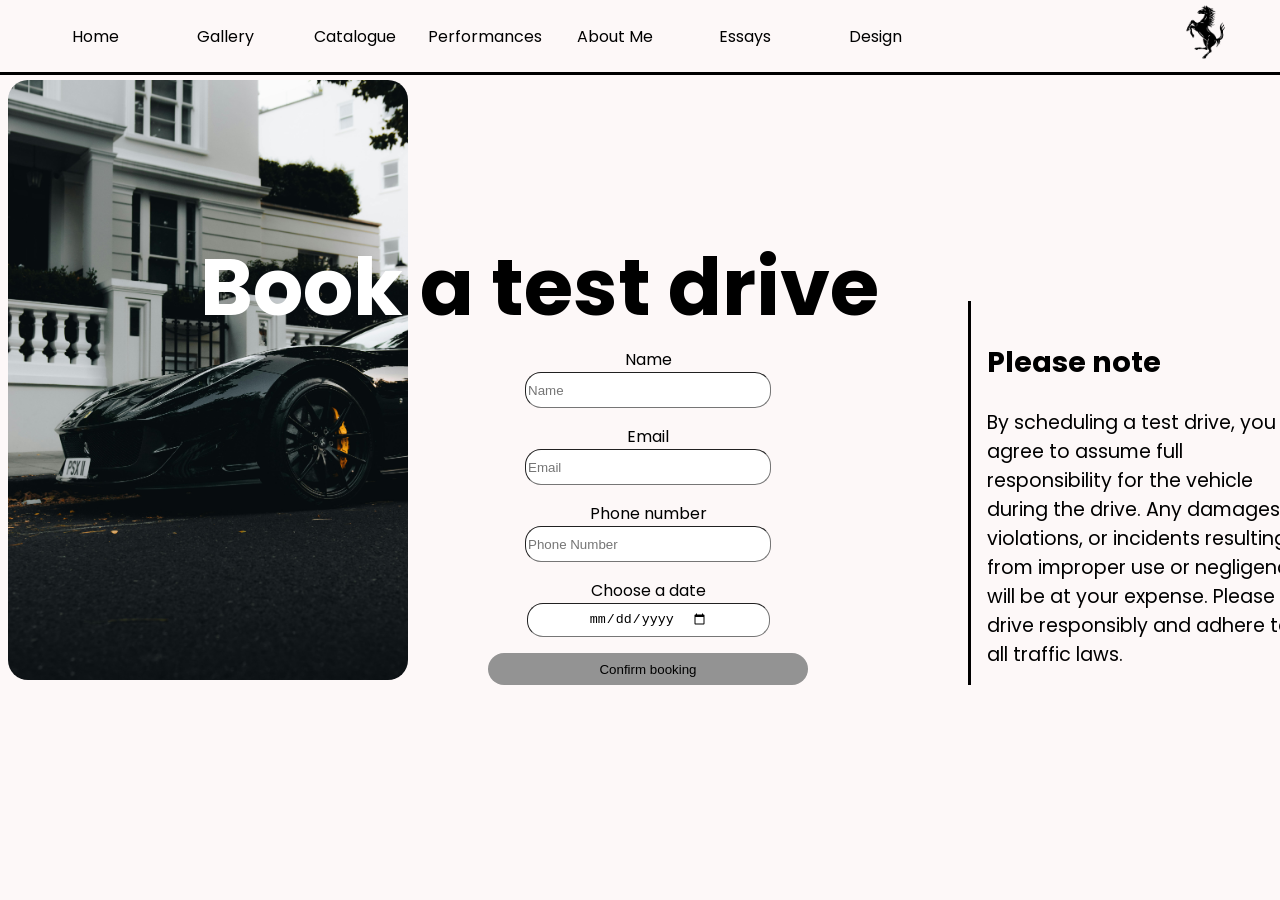
<file: Booking/Booking.html>
<!DOCTYPE html>
<html lang="en">

<head>
    <meta charset="UTF-8">
    <meta name="viewport" content="width=device-width, initial-scale=1.0">
    <title>Test Drive</title>
    <script type="module"> import { loadNavbar } from "../JavaScript/Navigation_Bar.js"
        loadNavbar("Preview")
    </script>
    <link rel="stylesheet" href="../CSS/NavigationBar_Display.css">
    <link rel="stylesheet" href="../CSS/General_Styling.css">
    <link
        href="https://fonts.googleapis.com/css2?family=Poppins:ital,wght@0,100;0,200;0,300;0,400;0,500;0,600;0,700;0,800;0,900;1,100;1,200;1,300;1,400;1,500;1,600;1,700;1,800;1,900&display=swap"
        rel="stylesheet">
    <script src="../JavaScript/Booking_Page.js" defer></script>
    <link rel="stylesheet" href="../CSS/Booking_Display.css">
    <link rel="icon" href="../Home/Images/Fearrari Header Logo.png" type="image/x-icon">
</head>

<body>
    <header>
        <nav id="navBar">

        </nav>
    </header>

    <main>
        <img src="./Images/pexels-jorgealcala-18279536.jpg" alt="Image of ferrari" id="flavourImage">
        <h1 id="mainHeading"><span>Book</span> a test drive</h1>
        <form id="bookingForm">
            <div>
                <label for="Name">Name</label>
                <input type="text" name="Name" placeholder="Name" class="inputField">
            </div>
            <div>
                <label for="Email">Email</label>
                <input type="text" name="Email" placeholder="Email" class="inputField">
            </div>
            <div>
                <label for="phoneNumber">Phone number</label>
                <input type="text" name="phoneNumber" placeholder="Phone Number" class="inputField">
            </div>
            <div>
                <label for="date">Choose a date</label>
                <input type="date" name="date" id="dateInput" class="inputField">
            </div>
            <button type="submit" id="confirmButton" class="Buttons"><span>Confirm booking</span></button>
        </form>

        <div id="warningText">
            <h2>Please note</h2>
            By scheduling a test drive, you agree to assume full responsibility for the vehicle during the drive. Any
            damages, violations, or incidents resulting from improper use or negligence will be at your expense. Please
            drive responsibly and adhere to all traffic laws.
        </div>

        <div class="message" id="message"></div>
    </main>

</body>

</html>
</file>
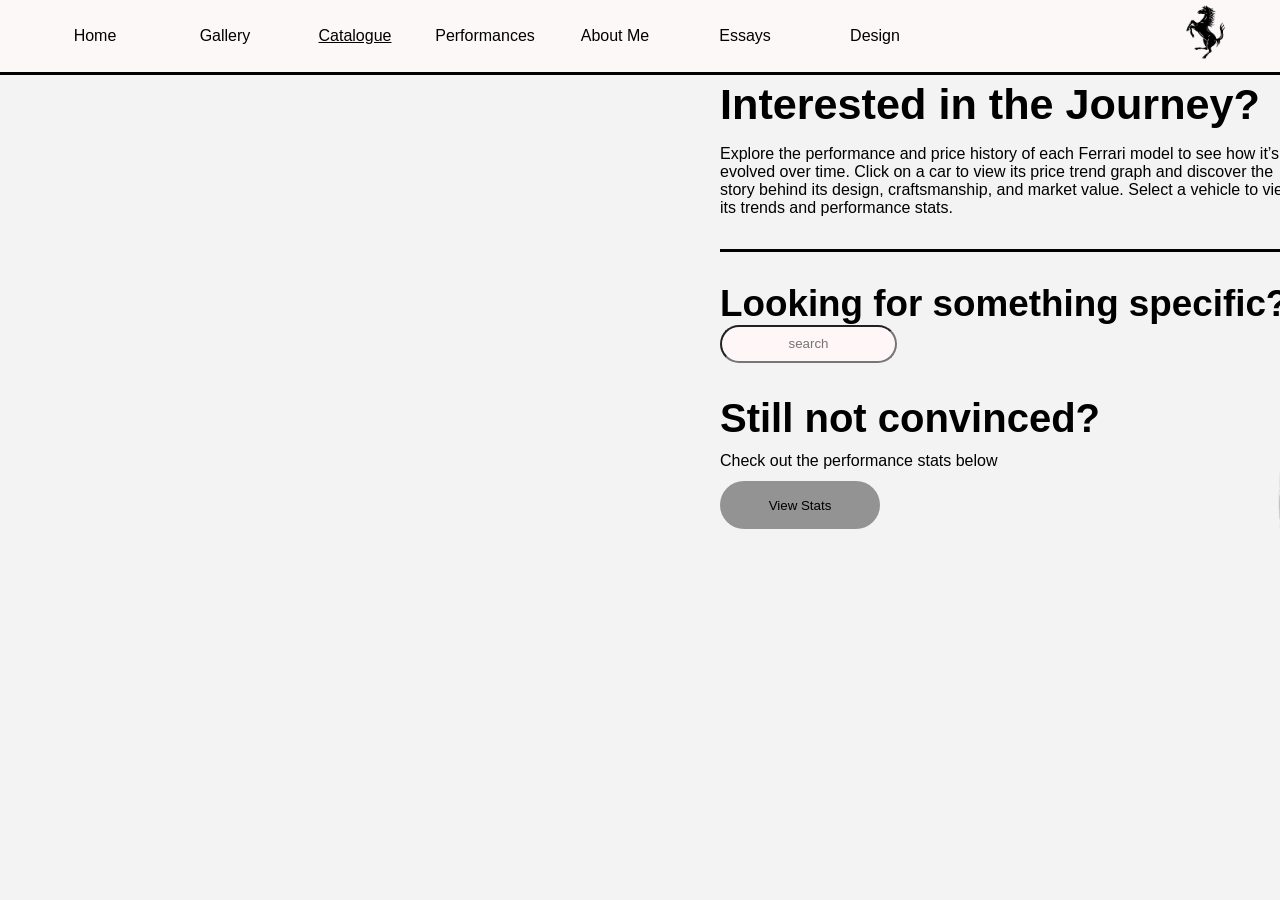
<file: Catalogue/Catalogue.html>
<!DOCTYPE html>
<html lang="en">

<head>
    <meta charset="UTF-8">
    <meta name="viewport" content="width=device-width, initial-scale=1.0">
    <meta name="description" content="Explore our Ferrari catalogue, showcasing a range of models with detailed specifications, performance stats, and pricing. Select your favorite car to view more information and schedule a test drive, experiencing Ferrari's excellence firsthand." />
    <meta name="keywords" content="Ferrari, car catalogue, car models, Ferrari models, vehicle selection, test drive booking, car details, luxury cars">
    <meta name="author" content="Amro Ahmed">
    <title>Catalogue</title>
    <link rel="stylesheet" href="../CSS/Product_Display.css">
    <script type="module">
        import { viewCarFunctionality } from '../JavaScript/Product_Display.js';
        window.viewCarFunctionallity = viewCarFunctionality;
    </script>
    <script type="module"> import { loadNavbar } from "../JavaScript/Navigation_Bar.js"
        loadNavbar("Catalogue")
    </script>
    <link rel="stylesheet" href="../CSS/NavigationBar_Display.css">
    <link rel="icon" href="../Home/Images/Fearrari Header Logo.png" type="image/x-icon">
</head>

<body>

    <header>
        <nav id="navBar">
        </nav>
    </header>

    <img src="./Images/FlavourImage.png" alt="Image of a ferrari" id="SideImage">

    <aside>
        <div id="desc">
            <h1>Interested in the Journey?</h1>
            <p>
                Explore the performance and price history of each Ferrari model to see how it’s evolved over time. Click on
                a car to view its price trend graph and discover the story behind its design, craftsmanship, and
                market value. Select a vehicle to view its trends and performance stats.
            </p>
            <div id="searchSection">
                <h2>Looking for something specific?</h2>
                <input type="text" placeholder="search">
            </div>
            
            <div id="secondPart">
                <h2>Still not convinced?</h2>
                <p>
                    Check out the performance stats below
                </p>
                <button id="viewPerformanceButton" class="Buttons"><span>View Stats</span></button>
            </div>
        </div>
    </aside>

    <div id="main">

    </div>
    
    <div id="noSearchResults">Your search does not match any cars</div>

    <script src="../JavaScript/Product_Display.js" defer></script>
</body>

</html>
</file>
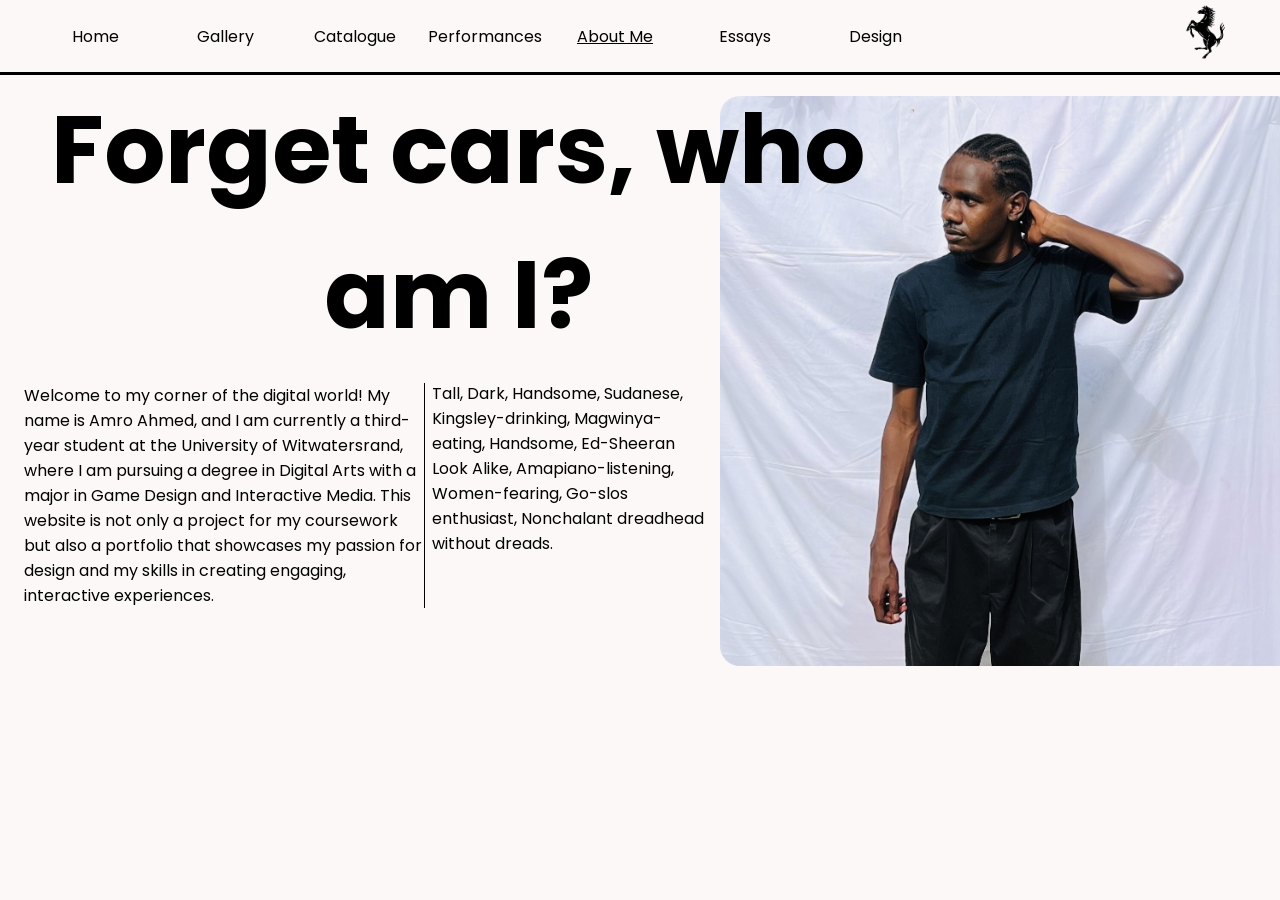
<file: Course Work/About_Me.html>
<!DOCTYPE html>
<html lang="en">

<head>
    <meta charset="UTF-8">
    <meta name="viewport" content="width=device-width, initial-scale=1.0">
    <title>About Me</title>
    <script type="module"> import { loadNavbar } from "../JavaScript/Navigation_Bar.js"
        loadNavbar("About Me")
    </script>
    <link rel="stylesheet" href="../CSS/NavigationBar_Display.css">
    <link rel="stylesheet" href="../CSS/General_Styling.css">
    <link
        href="https://fonts.googleapis.com/css2?family=Poppins:ital,wght@0,100;0,200;0,300;0,400;0,500;0,600;0,700;0,800;0,900;1,100;1,200;1,300;1,400;1,500;1,600;1,700;1,800;1,900&display=swap"
        rel="stylesheet">
    <link rel="stylesheet" href="../CSS/AboutMe_Display.css">
    <link rel="icon" href="../Home/Images/Fearrari Header Logo.png" type="image/x-icon">
</head>

<body>

    <header>
        <nav id="navBar">

        </nav>
    </header>
    <main>
        <h1>Forget cars, who am I?</h1>

        <img src="./Essay Images/Tall Dark Handsome Man.jpg" alt="Tall dark extremely handsome attractive sudanese man"
            id="me">
        <div id="textOne">

            <p>
                Welcome to my corner of the digital world! My name is Amro Ahmed, and I am currently a third-year
                student
                at the University of Witwatersrand, where I am pursuing a degree in Digital Arts with a major in Game
                Design
                and Interactive Media. This website is not only a project for my coursework but also a portfolio that
                showcases my passion for design and my skills in creating engaging, interactive experiences.
            </p>
        </div>
        <div id="textTwo">

            <p>
                Tall, Dark, Handsome, Sudanese, Kingsley-drinking, Magwinya-eating, Handsome, Ed-Sheeran Look Alike,
                Amapiano-listening, Women-fearing, Go-slos enthusiast, Nonchalant dreadhead without dreads.
            </p>
        </div>
    </main>
</body>

</html>
</file>
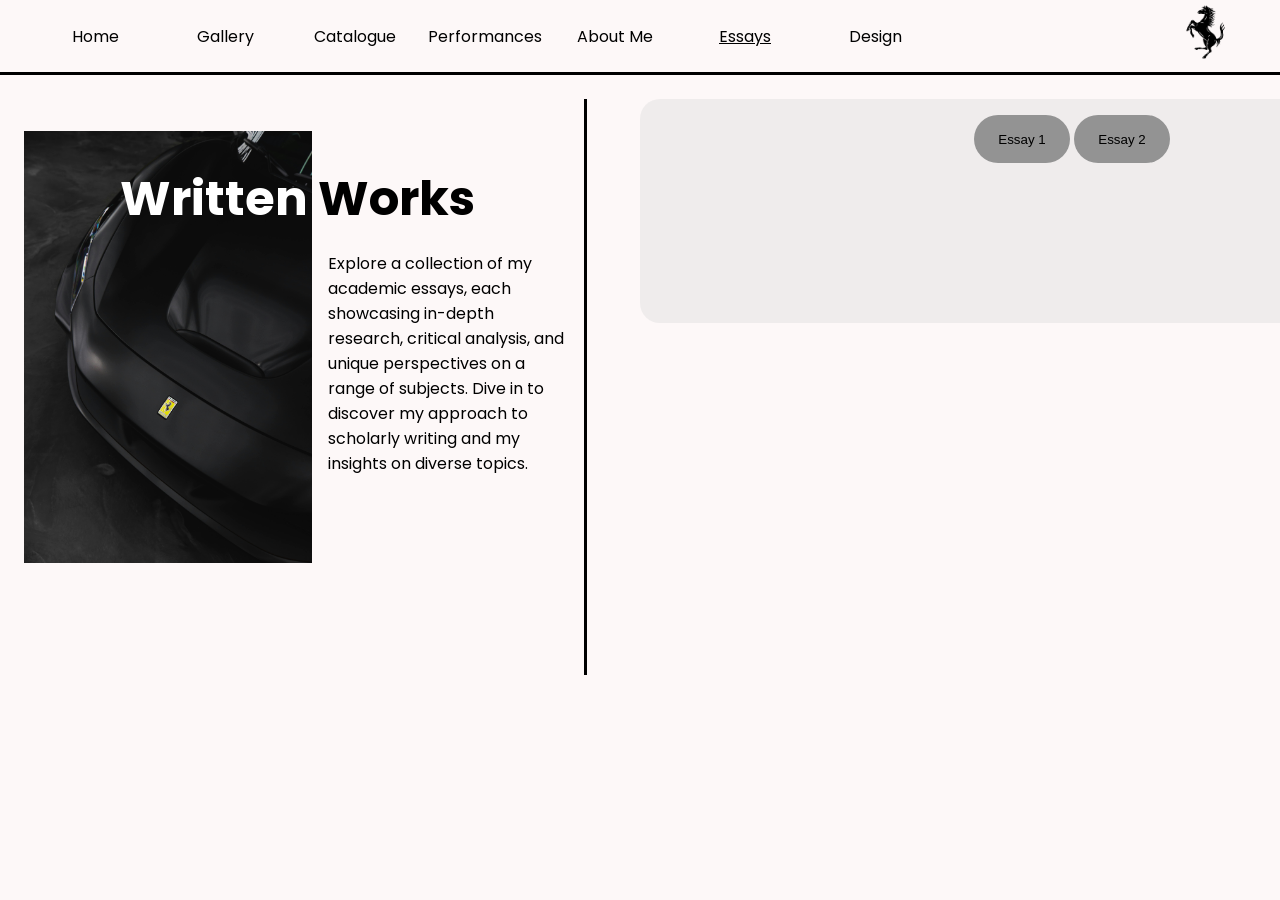
<file: Course Work/Essay.html>
<!DOCTYPE html>
<html lang="en">

<head>
    <meta charset="UTF-8">
    <meta name="viewport" content="width=device-width, initial-scale=1.0">
    <meta name="description" content="Explore a collection of insightful essays on web design principles and techniques, covering key topics for coursework. This page offers in-depth perspectives on design best practices, user experience, and the technologies shaping modern web development.">
    <meta name="keywords" content="web design essays, web development, web design topics, coursework essays, digital design, user experience, web design principles">
    <meta name="author" content="Amro Ahmed">
    <title>Essays</title>
    <script type="module"> import { loadNavbar } from "../JavaScript/Navigation_Bar.js"
        loadNavbar("Essays")
    </script>
    <link rel="stylesheet" href="../CSS/NavigationBar_Display.css">
    <link
        href="https://fonts.googleapis.com/css2?family=Poppins:ital,wght@0,100;0,200;0,300;0,400;0,500;0,600;0,700;0,800;0,900;1,100;1,200;1,300;1,400;1,500;1,600;1,700;1,800;1,900&display=swap"
        rel="stylesheet">
    <link rel="stylesheet" href="../CSS/General_Styling.css">
    <link rel="stylesheet" href="../CSS/Essay_Styling.css">
    <script src="../JavaScript/Essay_Interactivity.js" defer></script>    
    <link rel="icon" href="../Home/Images/Fearrari Header Logo.png" type="image/x-icon">
</head>

<body>

    <header>
        <nav id="navBar">

        </nav>
    </header>

    <aside id="aside">
        <section id="content">
            <h1 id="heading"><span>Written</span> Works</h1>
            <p>
                Explore a collection of my academic essays, each showcasing in-depth research, critical analysis, and
                unique perspectives on a range of subjects. Dive in to discover my approach to scholarly writing and my
                insights on diverse topics.
            </p>
        </section>

        <img src="./Essay Images/pexels-autorecords-10199222.jpg" alt="Flavour image of ferrari car" id="ferCar">
    </aside>

    <main id="main">
        <div id="buttonsContainer">
            <button id="essayButtonOne" class="Buttons"><span>Essay 1</span></button>
            <button id="essayButtonTwo" class="Buttons"><span>Essay 2</span></button>
        </div>
        <section id="essayOneContainer">
            <h2>Critical Analysis On Data Visualization Essay</h2>

            <p>Data visualization is a critical tool in journalism, enabling the clear communication of complex
                information
                to a wide audience. However, the effectiveness of these visualizations can vary greatly, depending on
                design, execution, and the integration of narrative elements. This essay critically analyses two
                data-driven
                journalism pieces: The New York Times’ "How The Virus Got Out" and Al Jazeera's "Map: Tracking the Delta
                Variant." Even though both projects are focused on transmitting messages about the spread of a deadly
                virus,
                The New York Times manages to develop an attractive and informative visualisation whereas its
                counterpart
                from Al Jazeera fails because it lacks interactivity and has poor design.
            </p>

            <h3>Project Overview</h3>

            <p>
                In March 2020, The New York Times published a thorough visualization called “How The Virus Got Out” that
                illustrates the spread of COVID-19 from Wuhan, China, to the world at large. It utilizes maps, timelines
                and
                animations as a combination to depict how fast the virus spread globally.

                On the other hand, “Map: Tracking the Delta Variant” by Al Jazeera seeks to show how the Delta Variant
                has
                spread in different countries in July 2021. This is a static map with categories based on colour which
                shows
                the percentage share of the Delta variant across various regions.
            </p>

            <h3>Data Visualization Techniques</h3>

            <p>
                The New York Times employs a combination of animated maps, interactive timelines, and charts to vividly
                illustrate the spread of COVID-19. The animated maps are particularly impactful, as they show the
                progression of the virus in real-time, allowing users to visualize the dynamic nature of the pandemic.
                This
                technique effectively communicates not just the scale, but the speed at which the virus travelled across
                the
                globe. Users can interact with the timeline to focus on specific dates or regions, providing a
                customized
                experience that enhances understanding.

                The visualizations seamlessly integrate with the narrative elements of the piece, as each map and chart
                is
                paired with explanatory text that guides the reader through complex data, making the information
                accessible
                to a wide audience. As Tufte (2001) eloquently states, "Graphical excellence is that which gives to the
                viewer the greatest number of ideas in the shortest time with the least ink in the smallest space" (p.
                51).
                This principle underscores the effectiveness of the visualizations in conveying meaningful insights
                efficiently.
                Al Jazeera’s visualization, on the other hand, is a static world map with countries color-coded to
                indicate
                the prevalence of the Delta variant. While the map provides a snapshot of the global spread, it lacks
                depth
                and interactivity. The static nature of the map limits the user’s ability to explore the data in more
                detail, making it less effective in communicating the complexities of the Delta variant’s transmission.
                Additionally, the colour scheme, while striking, may not be the most effective in conveying the severity
                or
                scale of the variant's spread.
            </p>

            <h3>Interactivity and User Engagement</h3>

            <p>
                Interactivity is a key element that enhances user engagement and understanding in data visualizations.
                In
                The New York Times’ project, interactivity is a central feature. Users can interact with the map and
                timeline, which allows them to explore how the virus spread to different regions over time. This
                interactivity not only keeps users engaged but also helps them to better understand the data, as they
                can
                see the unfolding story at their own pace.

                In contrast, Al Jazeera's map offers no interactivity. It is a static image that presents data in a
                one-dimensional format. Without the ability to explore the data further, users are left with a
                surface-level
                understanding of the Delta variant's spread. This lack of interactivity significantly detracts from the
                user
                experience, as it does not allow for deeper engagement with the data.
            </p>

            <h3>UI/UX Design Principles</h3>

            <h4>The New York Times: Exemplary UI/UX Design</h4>

            <p>
                The New York Times excels in applying UI/UX design principles to its COVID-19 visualization, creating a
                seamless and intuitive user experience. The layout is clean and well-organized, ensuring that the visual
                elements are not overwhelming despite the complexity of the data. The interface guides the user through
                the
                information with minimal friction, using progressive disclosure techniques to reveal data layers as
                needed.
                This approach keeps the interface uncluttered while still providing access to detailed information for
                those
                who seek it.

                One of the standout features is the integration of interactive elements with narrative content. The New
                York
                Times strategically places explanations and contextual information alongside the visualizations,
                creating a
                guided experience that enhances comprehension. The navigation is intuitive, with clear labels and a
                logical
                flow that encourages exploration. The design adheres to key UX principles such as consistency, where
                similar
                visualizations use uniform colours and design elements, making it easier for users to interpret the data
                quickly.
            </p>

            <h4>Al Jazeera: Missed Opportunities in UI/UX Design</h4>

            <p>
                In contrast, Al Jazeera’s UI/UX design for the Delta variant map falls short in several areas. The
                static
                nature of the map limits user engagement, as there are no interactive elements to explore or manipulate
                the
                data. This lack of interactivity not only reduces engagement but also limits the user’s ability to
                derive
                meaningful insights from the visualization. The map is essentially a one-way communication tool,
                offering
                information without allowing the user to interact with or explore it further.

                The colour scheme, while visually striking, is not optimized for accessibility. For instance, users with
                colour vision deficiencies may struggle to distinguish between the different shades used on the map,
                making
                it difficult for them to interpret the data accurately. This oversight indicates a lack of consideration
                for
                diverse user needs, which is a fundamental principle of good UX design.

                The absence of guiding narrative elements significantly detracts from the design's effectiveness.
                Without
                accompanying explanations or context, users may struggle to grasp the significance of the presented
                data.
                The lack of progressive disclosure results in all information being presented at once, overwhelming the
                user
                and hindering comprehension. Additionally, the static design and absence of interactive features
                diminish
                engagement and informativeness, contrasting sharply with the dynamic, user-centred approach exemplified
                by
                The New York Times. As Cairo (2013) notes, "Interactive visualizations allow users to explore data at
                their
                own pace, uncovering insights that static images cannot provide" (p. 127). This highlights the
                importance of
                interactivity in enhancing user experience and understanding.
            </p>

            <h3>Data-Driven Storytelling</h3>

            <p>
                Effective data communication requires more than just presenting facts; as Knaflic (2015) notes, “A good
                story grabs your attention and takes you on a journey, evoking an emotional response.” This highlights
                the
                need for a narrative approach in data presentations. The New York Times effectively integrates
                data-driven
                storytelling into its visualization, combining maps, timelines, and narrative elements to create a
                compelling story about the spread of COVID-19. The visualization not only presents the data but also
                contextualizes it within the broader story of the pandemic, making it more accessible and meaningful to
                the
                audience.

                Al Jazeera’s map, however, lacks a strong narrative component. The visualization presents the data in a
                static format, without providing the context or storytelling needed to fully understand the significance
                of
                the Delta variant’s spread. This absence of narrative reduces the impact of the visualization, as users
                are
                presented with data but no clear understanding of what it means in the larger context of the pandemic.
            </p>

            <h3>Emotional Impact</h3>

            <p>
                The emotional connection fostered by storytelling is vital. Knaflic (2015) emphasizes that “stories
                unite an
                idea with an emotion, arousing the audience’s attention and energy,” which can significantly enhance the
                effectiveness of data presentations. The New York Times does this well by effectively using colour,
                animation, and transitions to create a sense of urgency and importance around the spread of COVID-19.
                The
                visualization’s design elements work together to convey the gravity of the situation, making it not only
                informative but also emotionally resonant.

                Al Jazeera’s map, while visually bold, does not have the same emotional impact. The static design and
                lack
                of interactivity make it difficult for the visualization to convey the urgency or severity of the Delta
                variant's spread. The map’s design is more focused on presenting data than on evoking an emotional
                response,
                which may limit its effectiveness in communicating the seriousness of the situation.
            </p>

            <h3>Lessons Learned</h3>

            <p>
                This comparison highlights several important lessons for creating effective data visualizations. First,
                interactivity is crucial for engaging users and helping them to explore and understand complex data. The
                New
                York Times demonstrates how interactivity can enhance a visualization, making it more informative and
                engaging. In contrast, the static nature of Al Jazeera’s map shows the limitations of non-interactive
                visualizations, particularly when dealing with complex or evolving data.

                Second, the integration of narrative elements can significantly enhance the effectiveness of a data
                visualization. By contextualizing data within a broader story, visualizations can become more meaningful
                and
                impactful, as seen in The New York Times project.
                Finally, attention to UI/UX design principles is essential for ensuring that visualizations are both
                accessible and informative. Poor design can undermine even the most important data, as evidenced by the
                challenges in Al Jazeera’s map. As Knaflic puts it, "If it’s worth communicating, it’s worth spending
                the
                time necessary to frame your data in a story" (Knaflic, 2015, p. 173).
            </p>

            <p>
                In conclusion, the comparison between The New York Times’ "How The Virus Got Out" and Al Jazeera’s "Map:
                Tracking the Delta Variant" underscores the importance of effective data visualization in journalism.
                While
                both projects aimed to communicate the spread of a deadly virus, only The New York Times succeeded in
                creating a clear, engaging, and impactful visualization. Al Jazeera’s map, though visually striking,
                falls
                short due to its lack of interactivity, poor design, and absence of narrative elements. By learning from
                these examples, my future data visualization projects can be designed to not only inform but also engage
                and
                resonate with their audience.
            </p>

            <h3>References</h3>

            <p>
            <ul>
                <li>
                    Knaflic, C. N. (2015). Storytelling with data: A data visualization guide for business
                    professionals.
                    Hoboken, New Jersey: John Wiley & Sons, Inc.
                </li>
                <li>
                    Tufte, E. R. (2001). The visual display of quantitative information (2nd ed.). Cheshire,
                    Connecticut:
                    Graphics Press.
                </li>
                <li>
                    Cairo, A. (2013). The functional art: An introduction to information graphics and visualization.
                    Berkeley, California: New Riders.
                </li>
            </ul>
            </p>
        </section>
        <section id="essayTwoContainer">
            <h2 id="secondEssayName">Critical Reflection Post Design Essay</h2>
            <p>
                Creating this Ferrari-themed website has allowed me to tap into some interesting global economic
                effects, especially around brand accessibility and consumer empowerment.
            </p>
            <nav>
                <ul>
                    <li>
                        <p>
                            Broader Market Reach and Transparency: By building a digital platform that showcases
                            Ferrari models with current and historical price trends, I’m essentially extending Ferrari’s
                            showroom to a global audience. This transparency in pricing and data fosters trust and
                            empowers consumers to make informed choices, no matter where they’re located. In a way, I’m
                            helping Ferrari’s brand reach beyond its physical dealerships, allowing more people
                            worldwide to explore its high-end models. This has broader economic implications, as it
                            opens up Ferrari’s appeal to emerging markets and provides potential buyers with insights
                            similar to what they’d get in person.
                        </p>
                    </li>
                    <li>
                        <p>
                            Enhanced Consumer Knowledge and Brand Engagement: By integrating APIs that display car
                            details and Formula 1 stats, I’ve aimed to create a richer experience that mirrors what
                            today’s e-commerce sites offer: comprehensive product details, performance data, and price
                            history. This access to enriched information encourages users to dive deeper into the brand,
                            increasing engagement and fostering a connection to Ferrari’s identity as both a luxury
                            brand and a racing icon. In this way, I’m adding value not just by showcasing models but by
                            crafting an informed user experience that builds loyalty and encourages curiosity.
                        </p>
                    </li>
                    <li>
                        <p>
                            Supporting Luxury E-commerce Trends: Although my site doesn’t directly sell Ferrari cars,
                            it functions as a sophisticated digital marketing tool that aligns with the trend of “luxury
                            e-commerce.” An effective online presence is becoming essential for brands like Ferrari, and
                            through this project, I’m contributing to that by creating an experience that reflects
                            Ferrari’s luxury status. This type of presentation can increase Ferrari’s brand equity and
                            broaden its appeal, helping reach new customers and potentially contributing to future sales
                            growth.
                        </p>
                    </li>
                </ul>
            </nav>

            <h2>Artistic Implications of the Web Design Techniques Used</h2>

            <p>
                The design techniques and web technologies I used contribute to the site’s artistic qualities,
                reflecting Ferrari’s reputation for both high-end design and performance.
            </p>

            <nav>
                <ul>
                    <li>
                        <p>
                            Minimalist Design and User-Centred Navigation: I chose a clean, minimalist layout that
                            lets each Ferrari model be the focus, almost like an art piece in a gallery. The use of
                            whitespace and simple navigation really puts the spotlight on the vehicles, aligning the
                            website’s aesthetic with Ferrari’s elegant, high-performance brand. This minimalist approach
                            not only creates a sophisticated look but also lets the site’s elements breathe, which helps
                            keep the user’s focus right where I want it: on the beauty and craftsmanship of each
                            Ferrari.
                        </p>
                    </li>
                    <li>
                        <p>
                            Interactivity and User Control: The interactive features, such as filtering and isolating
                            specific models, give users a sense of control, as though they’re curating their experience.
                            This approach, which I think of as a “false agency,” allows users to feel like they’re in
                            charge of their journey through Ferrari’s lineup, enhancing engagement and giving them a
                            more personal connection to the brand. This design choice transforms the browsing experience
                            into something that feels tailored and meaningful, rather than just presenting a static
                            catalogue of cars.
                        </p>
                    </li>
                    <li>
                        <p>
                            Responsive and Accessible Design: I made sure the website would look and function well on
                            all devices, which makes it accessible to a wider audience. This inclusivity adds value to
                            Ferrari’s digital brand, making the luxury experience available to everyone, whether they’re
                            browsing on a smartphone or a large desktop. By prioritizing accessibility and
                            responsiveness, I’m also aligning with broader design trends that promote inclusivity,
                            ensuring that Ferrari’s appeal is both elite and accessible.
                        </p>
                    </li>
                    <li>
                        <p>
                            Animations and Micro interactions: Subtle animations and hover effects add a dynamic
                            layer to the site, reflecting Ferrari’s reputation for speed and precision. These effects
                            not only enhance the site’s visual appeal but also add an artistic energy that mirrors the
                            experience of seeing a Ferrari in motion. By adding these small, dynamic touches, I’m able
                            to bring Ferrari’s high-performance legacy to life in the digital space, creating an
                            immersive experience that engages users and echoes the excitement of the brand itself.
                        </p>
                    </li>
                </ul>
            </nav>

            <h2>User Experience (UX) and User Interface (UI) Approach for My Website</h2>

            <p>
                For the UX, I prioritized navigation simplicity and user agency. I used buttons as the main navigation
                component, structuring each page to flow in a pre-planned, chronological order via button links. Each
                button directs users to the next relevant page, maintaining a guided experience. A top navigation bar
                also remains accessible, allowing users to freely retrace steps while serving as a visual indicator of
                their current location within the site. This setup offers flexibility without restricting users’ freedom
                of movement.
            </p>
            <p>
                User agency was a key design element. Nearly every page includes interactive features that users can
                adjust, making each product selection personalized and maintaining a clean, uncluttered display. This
                keeps the focus on the user’s chosen item while ensuring they can explore options seamlessly.
            </p>
            <p>
                A consistent visual language is also important. Buttons feature a unique hover effect that’s carried
                throughout the site, offering a subtle yet clear cue that reinforces button functionality and
                strengthens user-website communication. This consistency not only provides familiarity but also subtly
                guides user behaviour without intrusive prompts. Through these small, intentional details, the website’s
                interface communicates affordances, helping users intuitively understand how to interact with each
                element.
            </p>
            <p>
                To further enhance usability, I focused on responsive display elements. Various elements in the DOM
                dynamically appear and disappear based on user needs, which keeps the interface uncluttered and supports
                focused interaction. This design choice enhances readability, particularly on text-heavy pages like the
                essay section, by presenting only relevant content at any given moment. This unintentionally benefits
                accessibility, too, especially for users with ADHD, creating a "focus mode" that reduces cognitive load
                and promotes better content absorption.
            </p>
            <p>
                Accessibility was a central consideration in designing the website, as I aimed to make the Ferrari
                experience enjoyable and inclusive for all users. By following the Web Content Accessibility Guidelines
                (WCAG), I ensured that the site is navigable for users with visual, auditory, or motor impairments. Key
                elements, such as alt text for images, descriptive labels for buttons, and logical tab order, make the
                interface usable for screen readers, allowing visually impaired users to engage fully with the site.
                Additionally, clear headings and simplified navigation elements allow users to locate content without
                confusion, supporting an intuitive experience for those who may struggle with more complex interfaces.
            </p>
            <p>
                To further support accessibility, the design incorporates flexible colour contrast and font size
                adjustments, making it easy for users with low vision or colour blindness to interact comfortably with
                each page. The minimalist layout reduces visual distractions, creating a “focus mode” that enhances
                readability and usability for those with ADHD or other cognitive differences. Interactive elements are
                also consistently marked, with hover states and button effects that provide clear visual cues, creating
                a predictable experience that fosters confidence and comfort in navigation. Through these features, the
                site emphasizes inclusivity, offering an accessible, high-quality digital showroom experience that
                aligns with modern standards for web accessibility
            </p>

            <h2>Data Visualizations</h2>

            <h3>1. Car Gallery</h3>

            <p>
                Since my website functions as a digital showroom, I aimed to recreate the experience of a luxury display
                in an online environment. By pairing the car information API with CSS animations and JavaScript
                interactivity, I created a gallery that doesn’t just present images—it reveals and highlights each model
                as if it were being unveiled in a real showroom. This approach combines sleek animations and interactive
                elements to create an engaging experience, encouraging users to linger on each model and appreciate its
                details. This gallery design brings a sense of luxury and exclusivity that mirrors Ferrari’s brand
                identity, transforming a digital page into a dynamic, immersive presentation.
            </p>

            <h3>2. Price Trend Visualization</h3>

            <p>
                Although my site doesn’t sell the cars directly, I included a price trend visualization that, in a
                real-world scenario, could serve as an invaluable financial tool. This visualization not only equips
                potential buyers with the context they need to make an informed investment decision, but it also
                functions as a reflection of the brand’s quality control. Consistent or increasing price trends indicate
                strong market confidence and product integrity, while fluctuations might highlight areas of improvement.
                This display of pricing data fosters transparency, as it provides users with insights into the car’s
                value over time, ultimately building trust and reinforcing the brand’s confidence in its own products.
            </p>

            <h3>3. Results Display</h3>

            <p>
                The results display provides a visual summary of the brand’s performance metrics, a bold declaration
                that says, “We believe in our craftsmanship; here are the stats to back it up.” This feature acts as a
                quantifiable proof of quality and dependability, showcasing data that aligns with the brand’s reputation
                without requiring users to take the brand’s claims at face value. By visualizing these metrics, the
                website not only informs but also instils confidence in users, showing them that the brand stands firmly
                behind its products’ quality, performance, and reliability.
            </p>

            <h2>The role of interactivity in my project and its impact on user experience and interpretation of data.
            </h2>

            <p>
                Interactivity is at the heart of my website, designed to provide users with a sense of "agency" and
                control over their journey through the content. Although this agency is partially constructed, it
                empowers users to feel as if they are discovering specific vehicles and features based on their own
                curiosity and preference, rather than encountering a pre-set arrangement. By isolating elements such as
                individual car models, I create an immersive, personalized experience that positions each vehicle as the
                user's personal selection rather than something I'm pushing forward. This isolation theme is
                consistently applied throughout the site, whether in the car gallery or the data visualizations,
                reinforcing the user’s ability to interact with the content as if it were tailored specifically for
                them.
            </p>

            <p>
                Moreover, the use of filters and search options enhances this feeling of control, allowing users to
                tailor the content to their preferences, reinforcing a sense of discovery and exploration. By providing
                these options, I cater to various user needs and browsing habits. Some users may wish to search by
                specific features or models, while others might prefer to filter results by criteria such as year or
                price range. This capability isn’t merely for aesthetic purposes; it allows users to actively
                participate in shaping the data they see, giving them a way to sift through content based on their
                individual interests. This filtered exploration is satisfying because it gives users the impression that
                they’ve refined the information themselves to match their own desires or needs.
            </p>

            <p>
                Ultimately, the interactivity within my site is designed not only to engage but also to subtly guide
                users through a curated experience that feels dynamic and personalized. By giving users control over
                what they see, the site fosters trust and interest, allowing visitors to explore Ferrari’s brand
                offerings in a way that feels both intimate and unrestricted. This interactive design strategy goes
                beyond simple functionality, cultivating a connection between the user and the website, which enhances
                the overall experience and leaves users with a memorable, engaging impression of the brand.
            </p>

            <h2>Key Challenges During Development and How I Addressed Them</h2>

            <p>
                One of the most significant challenges I faced during the website’s development was managing the limited
                API usage allowance. Since the API I chose for Ferrari data nested relevant details within multiple
                layers, I had to loop through each item in the dataset to retrieve initial information and then make
                additional fetch requests to access deeper data attributes. This, coupled with the fact that two of my
                three data visualizations relied heavily on the same API, led to me quickly exhausting my daily API
                usage limit. This created difficulties during testing, as I couldn’t access fresh data every time. To
                work around this, I hard-coded around four units of test data, enabling me to perform early tests and
                fine-tune data behaviours without burning through API calls. This workaround provided a functional
                solution that helped me test for layout consistency, animation synchronization, and data handling
                without crossing my API limits.
            </p>

            <p>
                Another related challenge was designing a way to avoid repeated API calls on live pages, as each page
                load triggered new fetch requests for the same data. This is an issue I’m still addressing, but my
                planned solution is to incorporate session variables that will store the data locally after the initial
                API call. This approach would reduce repeated calls by accessing stored data from the session storage
                after the first run, allowing for seamless loading of data without hitting the API repeatedly. By
                implementing this method, I hope to streamline the user experience, improve loading times, and maintain
                my API usage limit while still providing full functionality on each page.
            </p>

            <p>
                One non-technical but equally frustrating hurdle was finding images that matched the aesthetic of my
                website. Since many of the car images I sourced included backgrounds inconsistent with my chosen colour
                scheme, they detracted from the cohesive visual experience I aimed to create. This made it difficult to
                integrate the images into the layout as much as I would have liked, as I needed to maintain a consistent
                visual tone throughout the site. If I had more control over the images, I could have achieved a more
                unified look that better reflects Ferrari’s brand. Despite this, I focused on using images only where
                absolutely necessary and prioritized keeping the design clean and harmonious.
            </p>

            <p>
                Accessibility was also a challenging aspect of the design, particularly with the numerous animations and
                CSS effects that looked ideal on larger screens. Translating these elements to smaller screens, however,
                required a careful balance to ensure they remained accessible and visually coherent on mobile devices.
                To tackle this, I spent considerable time fine-tuning responsive settings, adjusting or even omitting
                certain effects on mobile where they disrupted readability or usability. This process taught me a lot
                about making stylistic compromises for accessibility, especially in the context of ensuring my site
                remained usable and engaging across various devices and screen sizes
            </p>

            <h2>Alignment with Professional Practices in International Web Development</h2>

            <p>
                My project aligns with international web development practices through its focus on user-centred design
                and personalization, both of which enhance engagement by tailoring experiences to individual
                preferences. The interactive features, such as filters and customized views, echo global industry
                standards that prioritize user-specific content over static displays.
            </p>

            <p>
                Additionally, the use of API integrations and data visualizations aligns with the industry’s shift
                toward dynamic, data-driven applications. By storing API data locally to optimize performance, my
                project mirrors best practices in efficiency and user experience—key priorities in professional
                development.
            </p>

            <p>
                Lastly, responsiveness and accessibility ensure that my project meets the diverse needs of a global
                audience, aligning with international standards for inclusivity and cross-device functionality. Combined
                with a consistent design aesthetic, these elements reflect industry norms for brand alignment,
                usability, and adaptability across markets.
            </p>
        </section>
    </main>

</body>

</html>
</file>
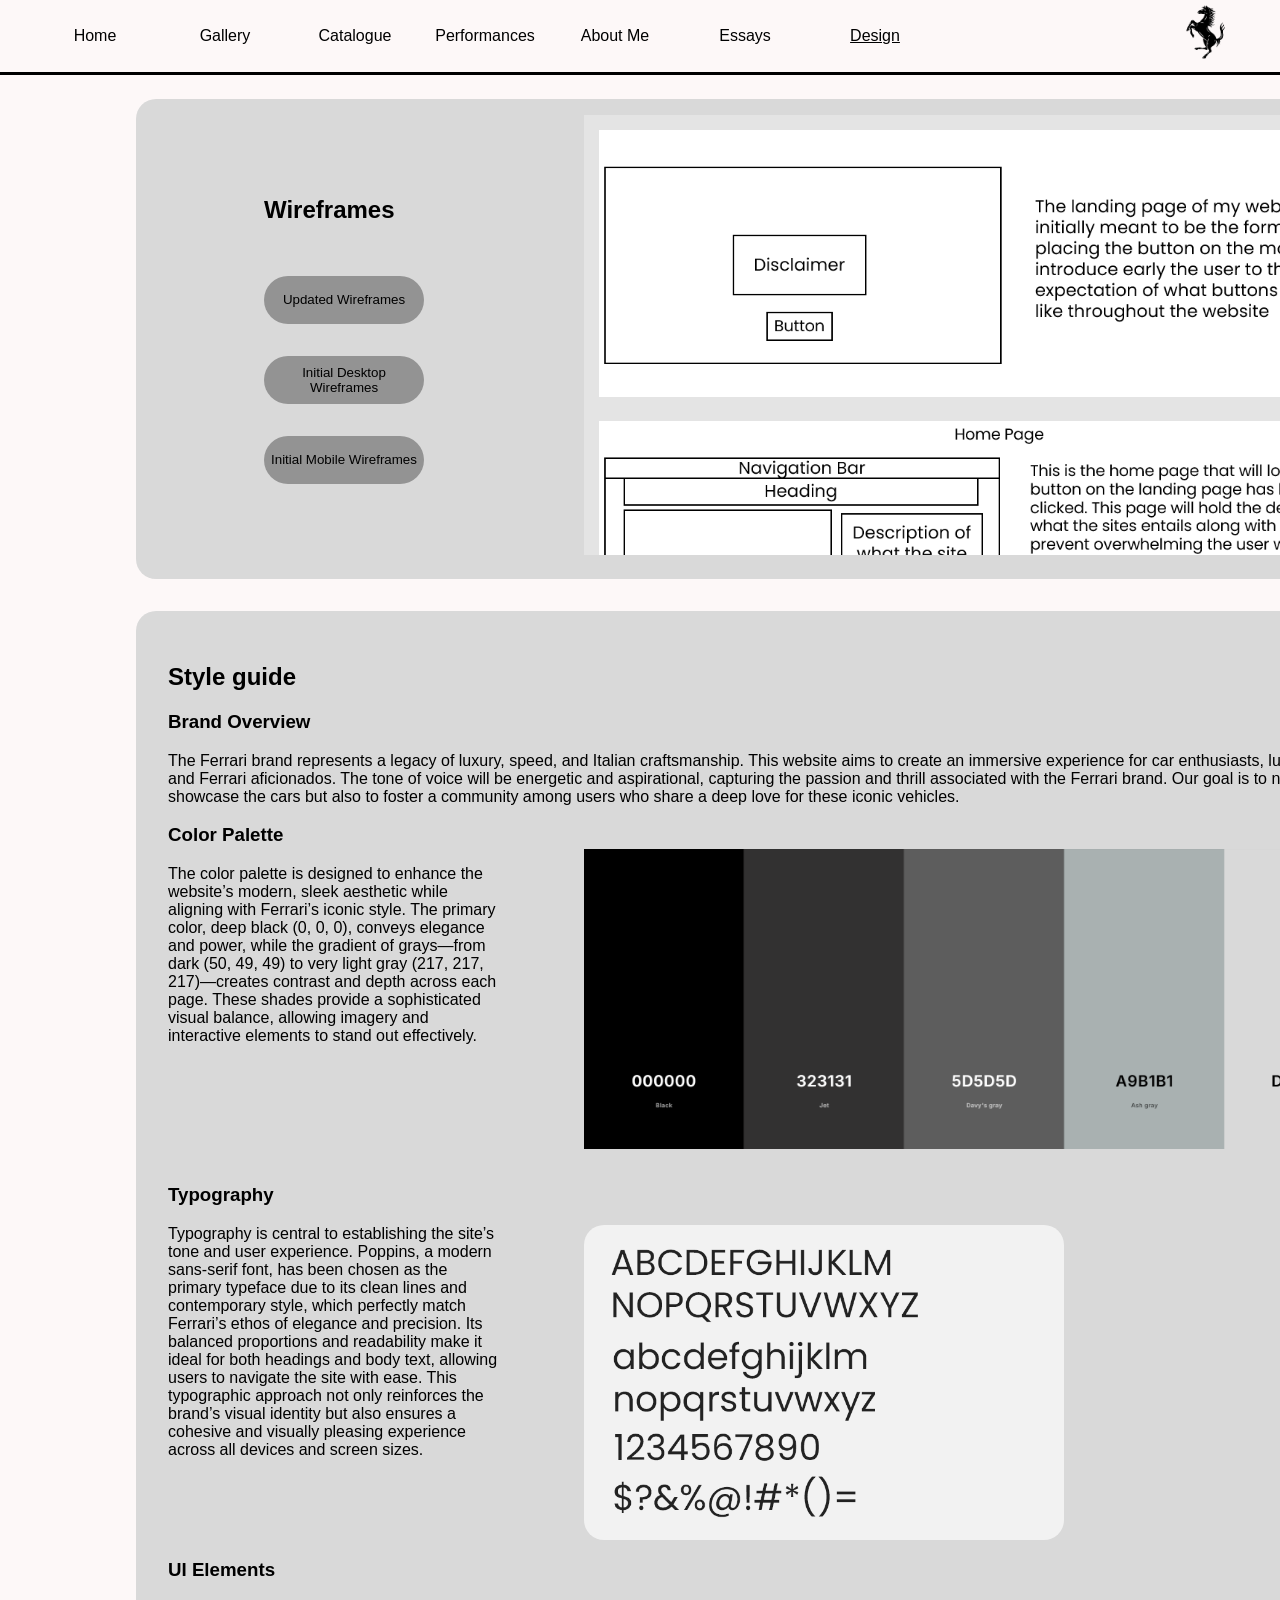
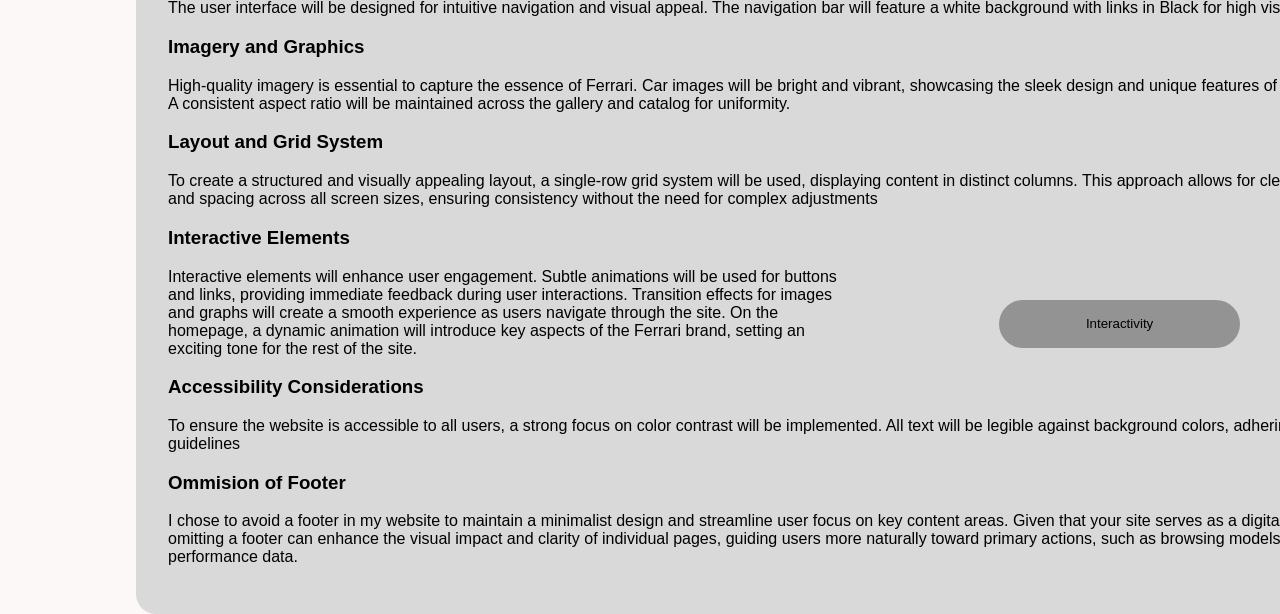
<file: Course Work/Web_Design.html>
<!DOCTYPE html>
<html lang="en">

<head>
    <meta charset="UTF-8">
    <meta name="viewport" content="width=device-width, initial-scale=1.0">
    <meta name="description"
        content="Discover the visual foundation of this website, featuring wireframes and a detailed style guide. This page highlights the design elements and layout choices that bring the Ferrari experience to life online, showcasing the planning behind a seamless user journey.">
    <meta name="keywords"
        content="website design, Ferrari style guide, wireframes, design principles, web layout, color palette, typography, user interface, UX design">
    <meta name="author" content="Amro Ahmed">
    <title>Design</title>
    <link rel="stylesheet" href="../CSS/Design_Display.css">
    <script type="module"> import { loadNavbar } from "../JavaScript/Navigation_Bar.js"
        loadNavbar("Design")
    </script>
    <link rel="stylesheet" href="../CSS/NavigationBar_Display.css">
    <link rel="stylesheet" href="../CSS/General_Styling.css">
    <script src="../JavaScript/Design_Interactivity.js" defer></script>
    <link rel="icon" href="../Home/Images/Fearrari Header Logo.png" type="image/x-icon">
</head>

<body>

    <header>
        <nav id="navBar">

        </nav>
    </header>

    <section id="wireframeSection">
        <div id="selection">
            <h1>Wireframes</h1>
            <button id="updatedWireframesButton" class="Buttons"><span>Updated Wireframes</span></button>
            <button id="desktopWireframesButton" class="Buttons"><span>Initial Desktop Wireframes</span></button>
            <button id="mobileWireframesButton" class="Buttons"><span>Initial Mobile Wireframes</span></button>
        </div>

        <section id="wireframes">
            <div id="updatedWireframes">
                <div class="gallery">
                    <div>
                        <img src="./UI Wireframes/Updated Wireframes/Landing Page.png"
                            alt="Wireframe of the landing page" class="UIimages">
                        <img src="./UI Wireframes/Updated Wireframes/Home Page.png" alt="Wireframe of the home page"
                            class="UIimages">
                    </div>
                    <div>
                        <img src="./UI Wireframes/Updated Wireframes/Gallery Page.png"
                            alt="Wireframe of the gallery page" class="UIimages">
                        <img src="./UI Wireframes/Updated Wireframes/Catalogue Page.png"
                            alt="Wireframe of the catalogue page" class="UIimages">
                    </div>
                    <div>
                        <img src="./UI Wireframes/Updated Wireframes/Preview Page.png"
                            alt="Wireframe of the preview page" class="UIimages">
                        <img src="./UI Wireframes/Updated Wireframes/Test Drive Page.png"
                            alt="Wireframe of the test drive page" class="UIimages">
                    </div>
                    <div>
                        <img src="./UI Wireframes/Updated Wireframes/Performance Page.png"
                            alt="Wireframe of the performance page" class="UIimages">
                        <img src="./UI Wireframes/Updated Wireframes/Essay Page.png" alt="Wireframe of the essay page"
                            class="UIimages">
                    </div>
                    <div>
                        <img src="./UI Wireframes/Updated Wireframes/Design Page.png" alt="Wireframe of the design page"
                            class="UIimages">
                    </div>
                </div>
            </div>
        </section>

        <div id="desktopWireframes">
            <div class="gallery">
                <div>
                    <img src="./UI Wireframes/Gallery Page.png" alt="Wireframe of the gallery page" class="UIimages">
                    <img src="./UI Wireframes/Catalogue Page.png" alt="Wirerame of the catalogue page" class="UIimages">
                </div>
                <div>
                    <img src="./UI Wireframes/Preview Page.png" alt="Wirerame of the preview page" class="UIimages">
                    <img src="./UI Wireframes/Cart Page.png" alt="Wireframe of the cart page" class="UIimages">
                </div>
            </div>
        </div>
        <div id="mobileWireframes">
            <div class="gallery">
                <div>
                    <img src="./UI Wireframes/Mobile Gallery.png" alt="Wireframe of the gallery page on mobile">
                    <img src="./UI Wireframes/Mobile Catalogue.png" alt="Wirerame of the catalogue page on mobile">
                </div>
                <div>
                    <img src="./UI Wireframes/Mobile Preview.png" alt="Wirerame of the preview page on mobile">
                    <img src="./UI Wireframes/Mobile Cart.png" alt="Wireframe of the cart page on mobile">
                </div>
            </div>
        </div>
    </section>
    </section>


    <section id="styleGuide">

        <h2>Style guide</h2>

        <h3>Brand Overview</h3>

        <p>
            The Ferrari brand represents a legacy of luxury, speed, and Italian craftsmanship. This website aims to
            create an immersive experience for car enthusiasts, luxury buyers, and Ferrari aficionados. The tone of
            voice will be energetic and aspirational, capturing the passion and thrill associated with the Ferrari
            brand. Our goal is to not only showcase the cars but also to foster a community among users who share a deep
            love for these iconic vehicles.
        </p>

        <h3>Color Palette</h3>

        <p id="colorPaletteP">
            The color palette is designed to enhance the website’s modern, sleek aesthetic while aligning with Ferrari’s
            iconic style. The primary color, deep black (0, 0, 0), conveys elegance and power, while the gradient of
            grays—from dark (50, 49, 49) to very light gray (217, 217, 217)—creates contrast and depth across each page.
            These shades provide a sophisticated visual balance, allowing imagery and interactive elements to stand out
            effectively.
            <img src="./Style Guide Images/Color Palette.png" alt="Image of color palette" id="colorPalette">
        </p>

        <h3>Typography</h3>

        <p id="fontP">
            Typography is central to establishing the site’s tone and user experience. Poppins, a modern sans-serif
            font, has been chosen as the primary typeface due to its clean lines and contemporary style, which perfectly
            match Ferrari’s ethos of elegance and precision. Its balanced proportions and readability make it ideal for
            both headings and body text, allowing users to navigate the site with ease. This
            typographic approach not only reinforces the brand’s visual identity but also ensures a cohesive and
            visually pleasing experience across all devices and screen sizes.

            <img src="./Style Guide Images/Poppins Font.png" alt="Image of the Poppins font" id="fontImage">
        </p>

        <h3>UI Elements</h3>

        <p>
            The user interface will be designed for intuitive navigation and visual appeal. The navigation bar will
            feature a white background with links in Black for high visibility.
        </p>

        <h3>Imagery and Graphics</h3>

        <p>
            High-quality imagery is essential to capture the essence of Ferrari. Car images will be bright and vibrant,
            showcasing the sleek design and unique features of each vehicle. A consistent aspect ratio will be
            maintained across the gallery and catalog for uniformity.
        </p>

        <h3>Layout and Grid System</h3>

        <p>
            To create a structured and visually appealing layout, a single-row grid system will be used, displaying
            content in distinct columns. This approach allows for clear alignment and spacing across all screen sizes,
            ensuring consistency without the need for complex adjustments
        </p>

        <h3>Interactive Elements</h3>

        <p id="interactivityP">
            Interactive elements will enhance user engagement. Subtle animations will be used for buttons and links,
            providing immediate feedback during user interactions. Transition effects for images and graphs will create
            a smooth experience as users navigate through the site. On the homepage, a dynamic animation will introduce
            key aspects of the Ferrari brand, setting an exciting tone for the rest of the site.

            <button class="Buttons" id="displayButton"><span>Interactivity</span></button>
        </p>

        <h3>Accessibility Considerations</h3>

        <p>
            To ensure the website is accessible to all users, a strong focus on color contrast will be implemented. All
            text will be legible against background colors, adhering to WCAG guidelines
        </p>

        <h3>Ommision of Footer</h3>

        <p>
            I chose to avoid a footer in my website to maintain a minimalist design and streamline user focus
            on key content areas. Given that your site serves as a digital showroom, omitting a footer can enhance the
            visual impact and clarity of individual pages, guiding users more naturally toward primary actions, such as
            browsing models or viewing performance data.
        </p>
    </section>


</body>

</html>
</file>
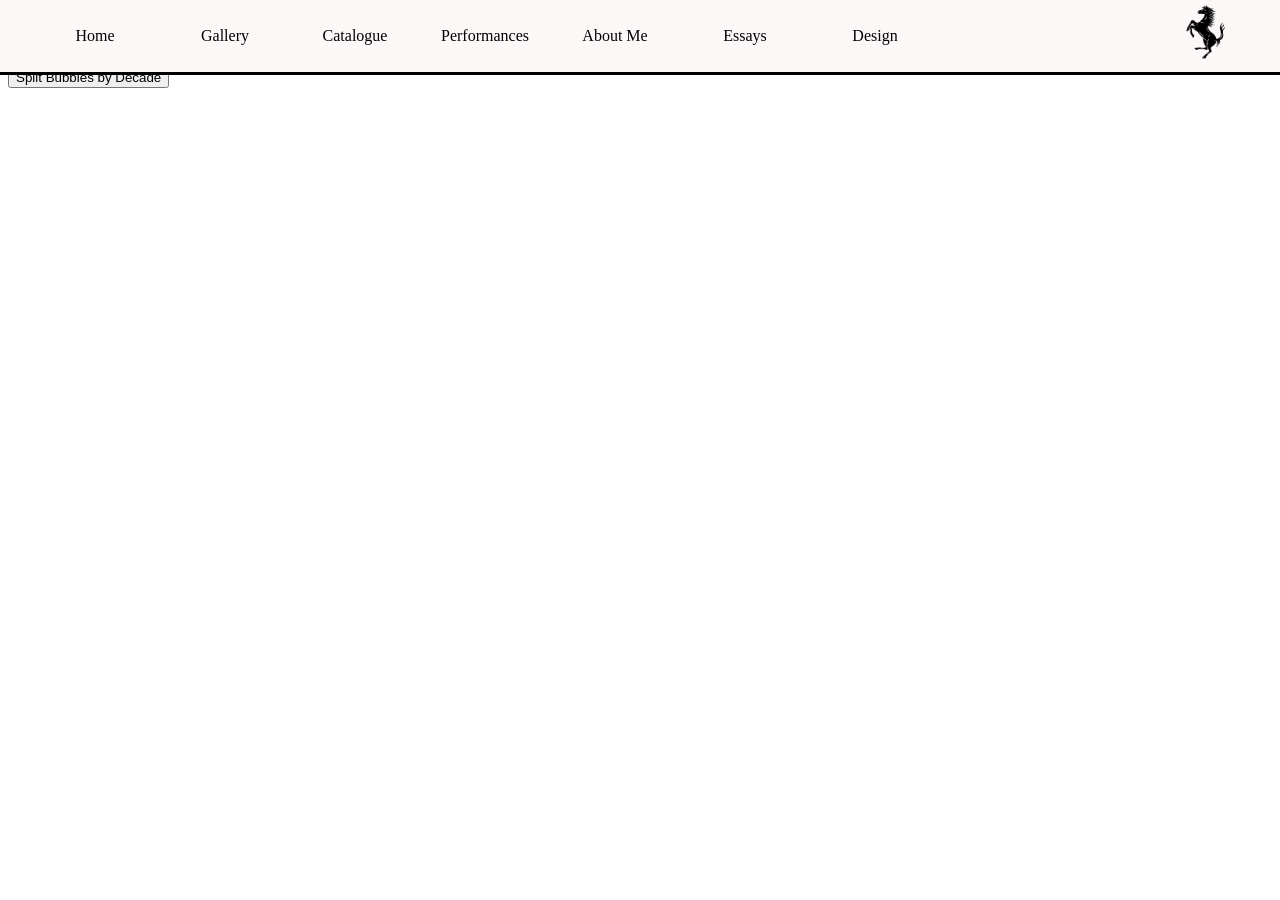
<file: Gallary/Gallary.html>
<!DOCTYPE html>
<html lang="en">
<head>
    <meta charset="UTF-8">
    <meta name="viewport" content="width=device-width, initial-scale=1.0">
    <title>Bubble Chart of Cars</title>
    <script src="https://d3js.org/d3.v7.min.js"></script>
    <script type="module"> import { loadNavbar } from "../JavaScript/Navigation_Bar.js"
        loadNavbar("Gallary")
    </script>
    <link rel="stylesheet" href="../CSS/NavigationBar_Display.css">
</head>
<body>
        
    <header>
        <nav id="navBar">

        </nav>
    </header>

    <section id="wordMap"></section> 
    <div id="tooltip"></div>
    <button id="split">Split Bubbles by Decade</button>
    
    <script src="../JavaScript/App2.js"></script>
</body>
</html>
</file>
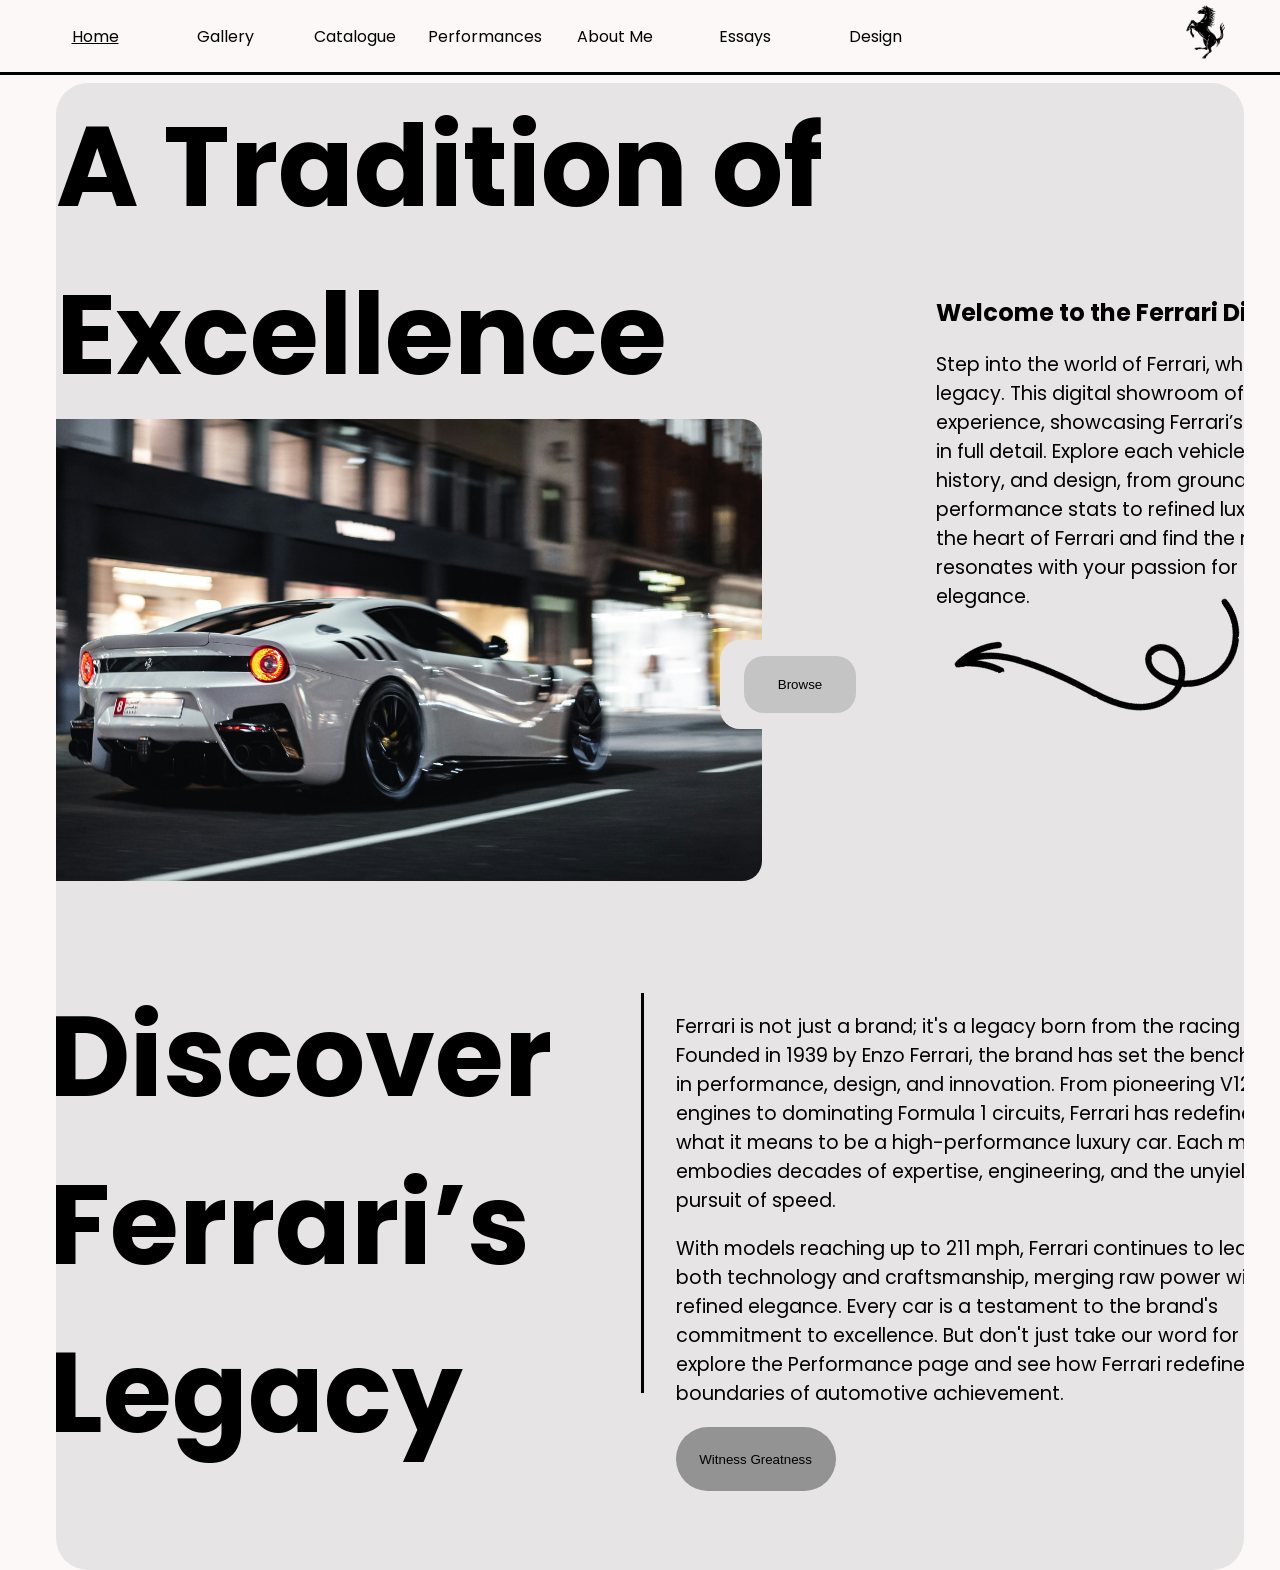
<file: Home/Home.html>
<!DOCTYPE html>
<html lang="en">

<head>
    <meta charset="UTF-8">
    <meta name="viewport" content="width=device-width, initial-scale=1.0">
    <meta name="description" content="Discover the world of Ferrari in our digital showroom. Browse through our gallery of Ferrari models, explore specifications, price trends, and learn about Ferrari’s racing heritage.">
    <meta name="keywords" content="Ferrari, Ferrari showroom, Ferrari cars, Ferrari models, car gallery, luxury cars, sports cars, Ferrari performance, car specifications, car price trends">
    <meta name="author" content="Amro Ahmed">
    <title>Home</title>
    <script type="module"> import { loadNavbar } from "../JavaScript/Navigation_Bar.js"
        loadNavbar("Home")
    </script>
    <link rel="stylesheet" href="../CSS/NavigationBar_Display.css">
    <link rel="stylesheet" href="../CSS/Landing_Page.css">
    <link rel="stylesheet" href="../CSS/General_Styling.css">
    <link
        href="https://fonts.googleapis.com/css2?family=Poppins:ital,wght@0,100;0,200;0,300;0,400;0,500;0,600;0,700;0,800;0,900;1,100;1,200;1,300;1,400;1,500;1,600;1,700;1,800;1,900&display=swap"
        rel="stylesheet">
    <script src="../JavaScript/Landing_Page_Functionality.js" defer></script>
    <link rel="icon" href="../Home/Images/Fearrari Header Logo.png" type="image/x-icon">
</head>

<body>

    <header>
        <nav id="navBar">

        </nav>
    </header>

    <section id="main">
        <h1 id="MainHeading" class="Headings">A Tradition of Excellence</h1>
        <img src="../Home/Images/Landing Image.jpg" alt="Image of ferrari for decoration" id="LandingImage">

        <div id="ButtonContainer">
            <button id="browseButton" class="Buttons"><span>Browse</span></button>
        </div>

        <div id="TextDisplay1">
            <h2>Welcome to the Ferrari Digital Showroom</h2>
            <p>
                Step into the world of Ferrari, where innovation meets legacy. This digital showroom offers an immersive
                experience, showcasing Ferrari’s most iconic models in full detail. Explore each vehicle’s
                specifications, history, and design, from groundbreaking performance stats to refined luxury finishes.
                Discover the heart of Ferrari and find the model that resonates with your passion for precision, speed,
                and elegance.
            </p>
            <img src="./Images/Arrow.png" alt="Arrow for visual guidance to button" id="arrow">
        </div>

        <div id="textDisplay2">
            <h1 id="SecondHeading" class="Headings">Discover Ferrari’s Legacy</h1>
            <article>
                <p>
                    Ferrari is not just a brand; it's a legacy born from the racing track. Founded in 1939 by Enzo Ferrari,
                    the brand has set the benchmark in performance, design, and innovation. From pioneering V12 engines to
                    dominating Formula 1 circuits, Ferrari has redefined what it means to be a high-performance luxury car.
                    Each model embodies decades of expertise, engineering, and the unyielding pursuit of speed.
                </p>

                <p>    
                    With models reaching up to 211 mph, Ferrari continues to lead in both technology and craftsmanship,
                    merging raw power with refined elegance. Every car is a testament to the brand's commitment to
                    excellence. But don't just take our word for it—explore the Performance page and see how Ferrari
                    redefines the boundaries of automotive achievement.
                </p>
                <button id="viewPerformanceButton" class="Buttons"><span>Witness Greatness</span></button>
            </article>
        </div>
    </section>

</body>

</html>
</file>
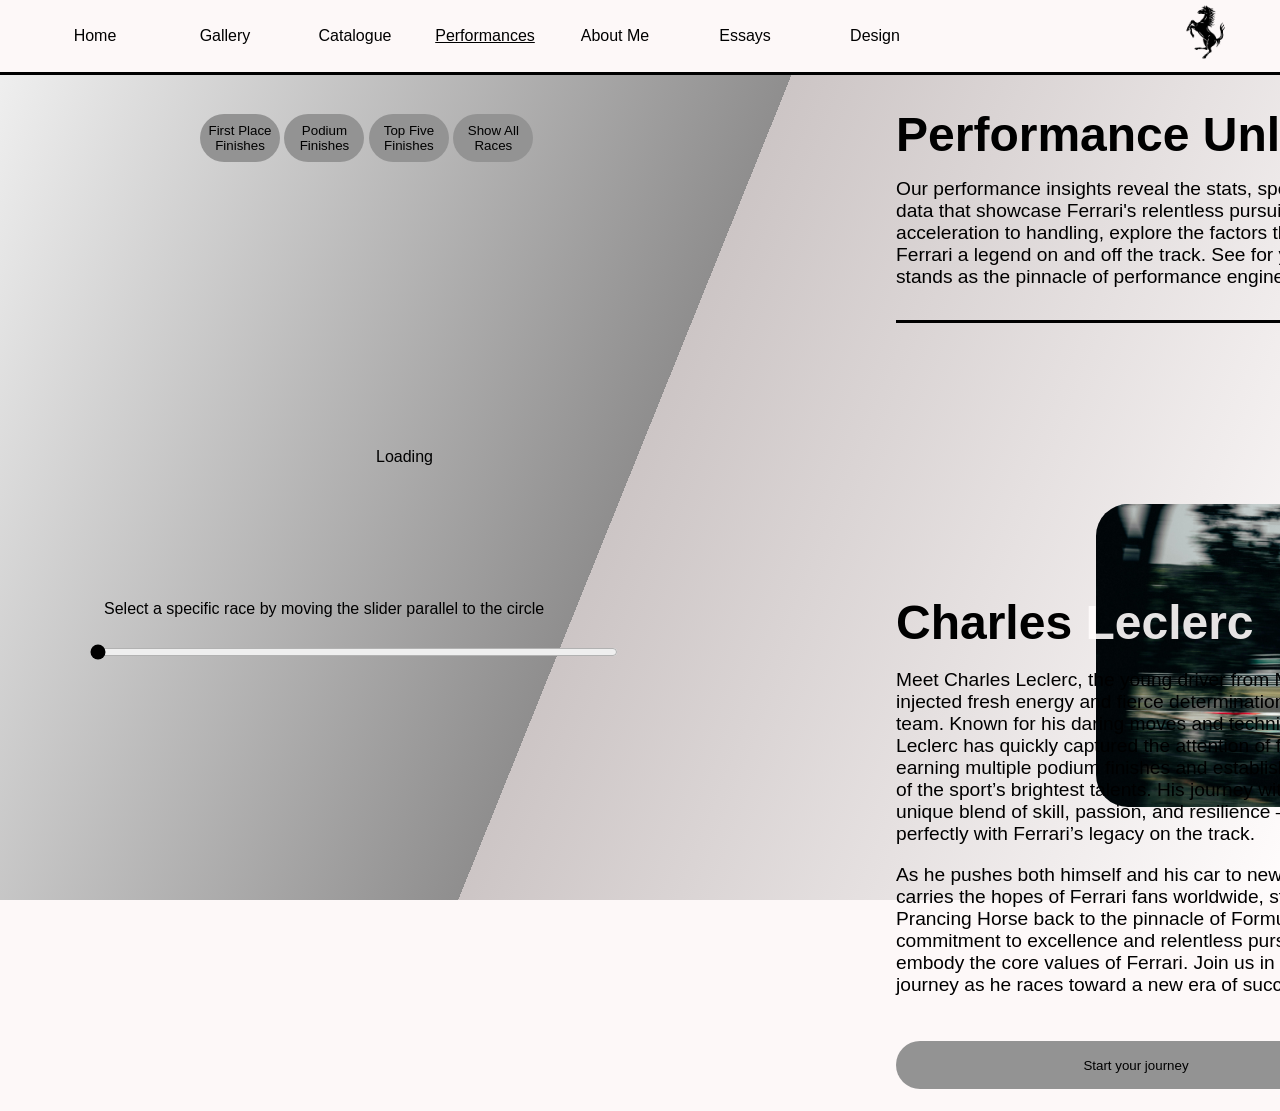
<file: Performance/Performance.html>
<!DOCTYPE html>
<html lang="en">

<head>
    <meta charset="UTF-8">
    <meta name="viewport" content="width=device-width, initial-scale=1.0">
    <title>Performances</title>
    <meta name="description" content="Explore the high-performance legacy of Ferrari with profiles of top drivers and in-depth performance statistics. Discover what makes Ferrari a leader in speed and excellence.">
    <meta name="keywords" content="Ferrari performance, Ferrari drivers, performance statistics, racing legacy, high-performance cars, speed, excellence, motorsport achievements">
    <meta name="author" content="Amro Ahmed">
    <script src="https://d3js.org/d3.v7.min.js"></script>
    <link rel="stylesheet" href="../CSS/Performance_Display.css">
    <script type="module"> import { loadNavbar } from "../JavaScript/Navigation_Bar.js"
        loadNavbar("Performances")
    </script>
    <link rel="stylesheet" href="../CSS/NavigationBar_Display.css">
    <link rel="stylesheet" href="../CSS/General_Styling.css">
    <link rel="icon" href="../Home/Images/Fearrari Header Logo.png" type="image/x-icon">
    <script src="../JavaScript/Performance_Interactivity.js" defer></script>
</head>

<body>

    <header>
        <nav id="navBar">

        </nav>
    </header>

    <div id="backgroundGradient"></div>
    <!-- Loading and data container -->
    <section id="leftPanel">

        <div id="loading">Loading<span id="dots"></span></div>
        <div id="dataContainer">
            <div id="positionTooltip"></div>
            <div id="nameTooltip"></div>
            <div id="timeTooltip"></div>
        </div>

        <!-- Container for the visualization -->
        <div id="chart"></div>
        <div id="filterButtons">
            <button id="first-place" class="Buttons"><span>First Place Finishes</span></button>
            <button id="podium" class="Buttons"><span>Podium Finishes</span></button>
            <button id="top-five" class="Buttons"><span>Top Five Finishes</span></button>
            <button id="all" class="Buttons"><span>Show All Races</span></button>
        </div>
        <input type="range" id="slider" min="0" max="124" step="1" value="0" />
        <div id="sliderText">Select a specific race by moving the slider parallel to the circle</div>

    </section>

    <section id="rightPanel">
        <h1 id="heading1">Performance Unleashed</h1>
        <div>
            Our performance insights
            reveal the stats, specs, and historical data that showcase Ferrari's relentless pursuit of perfection. From
            acceleration to handling, explore the factors that make every Ferrari a legend on and off the track. See for
            yourself why Ferrari stands as the pinnacle of performance engineering.
        </div>

        <img src="./Images/f1.jpg" alt="Image of ferrari in race track" id="f1image">

        <section id="subPanel">

            <h1 id="heading2">Charles <span>Leclerc</span></h1>

            <p>
                Meet Charles Leclerc, the young driver from Monaco who has injected fresh energy and fierce
                determination into Ferrari’s F1 team. Known for his daring moves and technical precision, Leclerc has
                quickly captured the attention of fans and critics alike, earning multiple podium finishes and
                establishing himself as one of the sport’s brightest talents. His journey with Ferrari reflects a unique
                blend of skill, passion, and resilience — qualities that align perfectly with Ferrari’s legacy on the
                track.
            </p>

            <p id="finalP">
                As he pushes both himself and his car to new limits, Leclerc carries the hopes of Ferrari fans
                worldwide, striving to bring the Prancing Horse back to the pinnacle of Formula 1. His commitment to
                excellence and relentless pursuit of victory embody the core values of Ferrari. Join us in following
                Leclerc’s journey as he races toward a new era of success for Ferrari.
            </p>

            <button id="startJourneyButton" class="Buttons"><span>Start your journey</span></button>
        </section>
    </section>

    <script src="../JavaScript/App3.js"></script>
</body>

</html>
</file>
<file: CSS/NavigationBar_Display.css>
#navBar{
    display: flex;
    border-bottom-style: solid;
    border-color: rgb(0, 0, 0);
}

#navBar ul{
    list-style: none;
    display: flex;
    gap: 20px;
}

.navBarOption{
    position: relative;
    display: flex;
    border-radius: 24px;
    width: 110px;
    height: 40px;
    justify-content: center;
    align-items: center;
    animation: loadOption 0.5s ease forwards;
}

.navBarOption a{
    text-decoration: none;
    color: black;
}

header{
    position: sticky;
    top: 0; 
    z-index: 1000; 
    background-color: rgb(253, 248, 248);
    width: 100vw;
    margin: -0.5rem -0.5rem;
}


.make-wider {
    animation: makeWider 0.5s ease forwards;
}

@keyframes loadOption{
    from {
        top: 50px;
    }
    to {
        top: 0px;
    }
}

@keyframes makeWider{
    from {
        width: 38px;
        background-color: rgb(0, 0, 0);
    }
    to {
        width: 80px;
        background-color: pink;
    }
}

@media (max-width: 1100px) {
    #navBar{
        list-style: none;
        display: flex;
        align-items: center;
        justify-content: center;
    }
    
}


.navLogo {
    height: 4rem; /* Adjust the height as needed */
    margin-left: auto; /* Push logo to the right */
    padding-right: 2rem;
}
</file>
<file: CSS/General_Styling.css>
body{
    font-family: 'Poppins', sans-serif;
    background-color: rgb(253, 248, 248);
    overflow-x: hidden;
}

::-webkit-scrollbar {
    width: 12px; 
    height: 12px; 
}

::-webkit-scrollbar-track {
    border-radius: 10px; 
}

::-webkit-scrollbar-thumb {
    background: linear-gradient(to bottom, #000000, #0b0b0b); 
    border-radius: 10px; 
}

#footer {
    background-color: rgba(22, 21, 21, 0.275);
    position: absolute;
    bottom: 0;
    width: 100vw; /* or width: 100%; */
    height: 2.4rem;
    padding: 0;
    margin: 0 -0.5rem; /* Adjust this value based on the body margin */
    display: flex;
    justify-content: center;
    align-items: center;
}

#footer div p{
    text-decoration: white;
    color: white;
}
</file>
<file: CSS/Booking_Display.css>
#bookingForm {
    display: flex;
    flex-direction: column;
    gap: 1rem;
    width: min-content;
    position: relative;
    left: 30rem;
    top: 10rem;
    animation: loadFromLeft 1s ease-out;
}

#bookingForm div {
    display: flex;
    flex-direction: column;
    justify-content: center;
    align-items: center;
}

#flavourImage{
    width: 25rem;
    border-radius: 20px;
    position: absolute;
    top: 5rem;
    z-index: -1000;
    animation: loadFromLeft 1s ease-out;
}

#mainHeading{
    position: relative;
    font-size: 5rem;
    left: 12rem;
    top: 10rem;
    margin: 0;
    animation: loadFromLeft 1s ease-out;
}

#mainHeading span{
    color: white;
}

.inputField{
    width: 15rem;
    height: 2rem;
    border-radius: 1rem;
    border-width: 0.01rem;
    display: flex;
    justify-content: center;
    align-items: center;
}

#confirmButton{
    width: 20rem;
    height: 2rem;
    border-radius: 20px;
}

.Buttons {
    width: 10rem;
    height: 3rem;
    border-radius: 2rem;
    border: none;
    position: relative;
    overflow: hidden;
    background-color: #939393; /* Default background */
    color: black; /* Default text color */
    transition: color 0.5s ease; /* Smooth color transition */
}

.Buttons::before {
    content: '';
    position: absolute;
    top: 0;
    left: 0;
    width: 100%;
    height: 100%;
    background: linear-gradient(45deg, #ffffff, #c5bdbd);
    transform: translateX(-100%);
    transition: transform 0.5s ease;
    z-index: 0;
}

.Buttons:hover::before {
    transform: translateX(0);
}

.Buttons:hover {
    color: rgb(0, 0, 0); /* Change text color on hover */
    cursor: pointer;
    background-color: #919191; /* Keep solid background on hover */
    z-index: 1; /* Ensure button remains on top */
}

.Buttons span {
    position: relative; /* Position text relative to button */
    z-index: 1; /* Keep text above the gradient */
}

#warningText{
    width: 20rem;
    position: relative;
    left: 60rem;
    top: -14rem;
    font-size: 1.2rem;
    padding: 1rem;
    border-left: solid;
    animation: loadFromTop 1s ease-out;
}

#message {
    position: relative;
    top: -44rem;
    left: 34rem;
    opacity: 0;
    transition: opacity 0.5s ease;
}

main{
    height: 20rem;
}


@keyframes loadFromLeft {
    0% {
        transform: translateX(-100%);
        opacity: 0;
    }
    100% {
        transform: translateX(0);
        opacity: 1;
    }
}

@keyframes loadFromRight {
    0% {
        transform: translateX(100%);
        opacity: 0;
    }
    100% {
        transform: translateX(0);
        opacity: 1;
    }
}

@keyframes loadFromTop {
    0% {
        transform: translateY(100%);
        opacity: 0;
    }
    100% {
        transform: translateY(0);
        opacity: 1;
    }
}
</file>
<file: CSS/Product_Display.css>
body {
    font-family: 'Poppins', sans-serif;
    background-color: rgb(243, 243, 243);
    overflow-x: hidden;
}

#main {
    display: flex;
    flex-direction: column;
    width: 100%;
    height: auto; /* Limit height to allow scrolling */
    padding: 20px;
    overflow-y: auto; /* Enable vertical scrolling */
    margin-right: 15rem;
    margin-left: 1rem;    
    animation: loadFromLeft 1s ease-out;
}

.product {
    display: flex;
    align-items: center;
    margin-bottom: 20px;
    border: solid;
    border-radius: 30px;
    width: 36rem;
    transition: width 0.5s ease;
}

.productImage{
    width: auto;
    height: 20rem;
    border-radius: 20px;
    opacity: 0; /* Start invisible */
    transition: opacity 0.5s ease; /* Smooth transition for opacity */
}

.productImage.show {
    opacity: 1; 
}

.productName {
    font-size: 3.1rem;
    text-align: center; /* Ensure text is centered */
    width: 100%; /* Take full width of the parent */
    display: flex;
    justify-content: center;
    align-items: center;
    height: min-content;
    margin: 0;
    position: relative;
    left: 1rem;
    top: 2rem;
    width: 34rem;
}

.productPrice {
    font-size: 2rem;
}

.viewButton {
    width: 6rem;
    height: 2rem;
    border-radius: 2rem;
    border: none;
    position: relative;
    overflow: hidden;
    background-color: #939393; /* Default background */
    color: black; /* Default text color */
    transition: color 0.5s ease; /* Smooth color transition */
    
}

.viewButton::before {
    content: '';
    position: absolute;
    top: 0;
    left: 0;
    width: 100%;
    height: 100%;
    background: linear-gradient(45deg, #323131, #353434);
    transform: translateX(-100%);
    transition: transform 0.5s ease;
    z-index: 0;
}

.viewButton:hover::before {
    transform: translateX(0);
}

.viewButton:hover {
    color: rgb(189, 177, 177); /* Change text color on hover */
    cursor: pointer;
    background-color: #919191; /* Keep solid background on hover */
    z-index: 1; /* Ensure button remains on top */
}

.viewButton span {
    position: relative; /* Position text relative to button */
    z-index: 1; /* Keep text above the gradient */
}




.deets{
    display: flex;
    flex-direction: column;
    justify-content: center;
    align-items: center;
    width: 40rem;
    height: auto;
    position: absolute;
    left: 0rem;
    transition: left 0.3s ease;
}


/* Scrollbar styles */
::-webkit-scrollbar {
    width: 12px; 
    height: 12px; 
}

::-webkit-scrollbar-track {
    border-radius: 10px; 
}

::-webkit-scrollbar-thumb {
    background: linear-gradient(to bottom, #000000, #0b0b0b); 
    border-radius: 10px; 
}

#SideImage {
    position: fixed; 
    top: 0; 
    left: 75rem;
    height: 50rem; 
    z-index: 3;
    animation: loadFromRight 1s ease-out;
}

#desc{
    position: fixed;
    width: 38rem;
    left: 45rem;
    top: 5rem;
    transition: opacity 0.4s ease;
}

#desc p {
    font-size: 1rem;
    padding-right: 2rem;
    padding-left: 0rem;
    animation: loadFromRight 1s ease-out;
}

#desc h1 {
    font-size: 2.7rem;
    padding: 0;
    margin: 0;
    animation: loadFromRight 1s ease-out;
}

#secondPart h2{
    font-size: 2.5rem;
    margin-bottom: 0;
}

#secondPart{
    animation: loadFromRight 1.6s ease-out;
}

#secondPart p{
    margin-top: 0.7rem;
    margin-bottom: 0.7rem;
}

.Buttons {
    width: 10rem;
    height: 3rem;
    border-radius: 2rem;
    border: none;
    position: relative;
    overflow: hidden;
    background-color: #939393; /* Default background */
    color: black; /* Default text color */
    transition: color 0.5s ease; /* Smooth color transition */
}

.Buttons::before {
    content: '';
    position: absolute;
    top: 0;
    left: 0;
    width: 100%;
    height: 100%;
    background: linear-gradient(45deg, #ffffff, #c5bdbd);
    transform: translateX(-100%);
    transition: transform 0.5s ease;
    z-index: 0;
}

.Buttons:hover::before {
    transform: translateX(0);
}

.Buttons:hover {
    color: rgb(0, 0, 0); /* Change text color on hover */
    cursor: pointer;
    background-color: #919191; /* Keep solid background on hover */
    z-index: 1; /* Ensure button remains on top */
}

.Buttons span {
    position: relative; /* Position text relative to button */
    z-index: 1; /* Keep text above the gradient */
}

#searchSection h2{
    font-size: 2.3rem;
    margin-bottom: 0;
}

#searchSection{
    border-top: solid;
    margin-top: 2rem;
    animation: loadFromRight 1.4s ease-out;
}

#searchSection input{
    border-radius: 20px;
    height: 2rem;
    text-align: center;
    background-color: #fff7f7;
    color: #000000;
}

#noSearchResults{
    position: absolute;
    border: solid;
    top: 6.4rem;
    left: 2.9rem;
    width: 36rem;
    height: 18rem;
    z-index: 1000;
    display: flex;
    justify-content: center;
    align-items: center;
    border-radius: 2rem;
    display: none;
    text-align: center;
}

@keyframes loadFromLeft {
    0% {
        transform: translateX(-100%);
        opacity: 0;
    }
    100% {
        transform: translateX(0);
        opacity: 1;
    }
}

@keyframes loadFromRight {
    0% {
        transform: translateX(100%);
        opacity: 0;
    }
    100% {
        transform: translateX(0);
        opacity: 1;
    }
}
</file>
<file: CSS/AboutMe_Display.css>
#me{
    width: 36rem;
    position: absolute;
    z-index: -100;
    left: 45rem;
    top: 6rem;
    border-radius: 20px;
    animation: loadFromRight 1s ease-out;
}

#textOne{
    width: 25rem;
    position: relative;
    left: 1rem;
    border-right: solid 1px;
    animation: loadFromLeft 1s ease-out;
}

#textTwo{
    width: 17rem;
    position: absolute;
    top: 22.8rem;
    left: 27rem;
    animation: loadFromLeft 1s ease-out;
}

h1{
    font-size: 6rem;
    width: 55rem;
    text-align: center;
    margin: 10px;
    animation: loadFromLeft 1s ease-out;
}

@keyframes loadFromLeft {
    0% {
        transform: translateX(-100%);
        opacity: 0;
    }
    100% {
        transform: translateX(0);
        opacity: 1;
    }
}

@keyframes loadFromRight {
    0% {
        transform: translateX(100%);
        opacity: 0;
    }
    100% {
        transform: translateX(0);
        opacity: 1;
    }
}

@keyframes loadFromTop {
    0% {
        transform: translateY(100%);
        opacity: 0;
    }
    100% {
        transform: translateY(0);
        opacity: 1;
    }
}
</file>
<file: CSS/Essay_Styling.css>
#essayOneContainer{
    width: 48rem;
    padding: 2rem;
    height: 26rem;
    overflow-y: scroll;
    border-radius: 20px;
    opacity: 0;
    max-height: 0;
    overflow: hidden;
    transition: opacity 0.5s ease, max-height 0.5s ease;
}

#essayTwoContainer{
    width: 48rem;
    padding: 2rem;
    height: 26rem;
    overflow-y: scroll;
    border-radius: 20px;
    opacity: 0;
    max-height: 0;
    position: relative;
    top: -3rem;
    overflow: hidden;
    transition: opacity 0.5s ease, max-height 0.5s ease;
}

main{
    margin-top: 2rem;
    padding: 1rem;
    background-color: rgba(222, 222, 222, 0.453);
    width: 52rem;
    display: flex;
    flex-direction: column;
    justify-content: center;
    align-items: center;
    position: fixed;
    left: 40rem;
    border-radius: 20px;
    transition: left 0.5s ease;
}

aside{
    margin-top: 2rem;
    padding: 1rem;
    background-color: rgb(253, 248, 248);
    position: absolute;
    width: 34rem;
    height: 34rem;
    border-right: solid;
    transition: opacity 0.5s ease;
}

#buttonsContainer{
    padding-bottom: 1rem;
}

.Buttons {
    animation: loadFromTop 1s ease-out;
    width: 6rem;
    height: 3rem;
    border-radius: 2rem;
    border: none;
    position: relative;
    overflow: hidden;
    background-color: #939393; /* Default background */
    color: black; /* Default text color */
    transition: color 0.5s ease, width 0.5s ease; /* Smooth color transition */
}

.Buttons::before {
    content: '';
    position: absolute;
    top: 0;
    left: 0;
    width: 100%;
    height: 100%;
    background: linear-gradient(45deg, #323131, #353434);
    transform: translateX(-100%);
    transition: transform 0.5s ease;
    z-index: 0;
}

.Buttons:hover::before {
    transform: translateX(0);
}

.Buttons:hover {
    color: rgb(189, 177, 177); 
    cursor: pointer;
    background-color: #919191; 
    z-index: 1; 
}

.Buttons span {
    position: relative;
    z-index: 1; 
}

#ferCar{
    position: absolute;
    width: 18rem;
    z-index: 1;
    top: 2rem;
    animation: loadFromLeft 1s ease-out;
}

#content{
    position: relative;
    z-index: 10000;
    left: 6rem;
}

#content p{
    position: relative;
    left: 13rem;
    top: rem;
    width: 15rem;
    animation: loadFromLeft 1s ease-out;
}

#heading{
    font-size: 3rem;    
    margin-bottom: 0;
    animation: loadFromLeft 1s ease-out;
}

#heading span{
    color: white;
    z-index: 100;
}

#secondEssayName{
    margin-top: -1rem;
}

@keyframes loadFromLeft {
    0% {
        transform: translateX(-100%);
        opacity: 0;
    }
    100% {
        transform: translateX(0);
        opacity: 1;
    }
}

@keyframes loadFromRight {
    0% {
        transform: translateX(100%);
        opacity: 0;
    }
    100% {
        transform: translateX(0);
        opacity: 1;
    }
}

@keyframes loadFromTop {
    0% {
        transform: translateY(100%);
        opacity: 0;
    }
    100% {
        transform: translateY(0);
        opacity: 1;
    }
}
</file>
<file: CSS/Design_Display.css>
.gallery {
    margin-left: auto;
    margin-right: 2rem;
    width: 800px;
    height: 440px;
    display: flex;
    flex-direction: column; /* Change from row to column */
    overflow-x: hidden;
    overflow-y: scroll; /* Change overflow to vertical */
    background-color: rgb(228, 228, 228);
}

.gallery div {
    width: 100%;
    display: grid;
    grid-template-rows: auto auto; /* Change to rows instead of columns */
    grid-gap: 24px;
    padding: 15px;
    flex: none;
}

.gallery div img {
    height: auto; /* Let height adjust automatically */
    width: 100%; /* Set width to 100% to fill the container */
}

.center {
    text-align: center;
}


#wireframeSection{
    position: relative;
    left: 8rem;
    top: 2rem;
    background-color: rgb(217, 217, 217);
    height: 30rem;
    width: 80rem;
    border-radius: 20px;
    overflow: hidden;
    animation: loadFromLeft 1s ease-out;
}   

#selection{
    position: absolute;
    top: 4.8rem;
    left: 8rem;
    display: flex;
    flex-direction: column;
    gap: 2rem;
}

#desktopWireframes{
    opacity: 0;
    transition: opacity 0.5s ease;
    position: absolute;
    left: 28rem;
}

#mobileWireframes{
    opacity: 0;
    transition: opacity 0.5s ease;
    position: absolute;
    left: 28rem;
}

#updatedWireframes{
    transition: opacity 0.5s ease;
    position: absolute;
    left: 28rem;
    z-index: 1;
}

#wireframes{
    margin-top: 1rem;
    z-index: -3;
}

.Buttons {
    width: 10rem;
    height: 3rem;
    border-radius: 2rem;
    border: none;
    position: relative;
    overflow: hidden;
    background-color: #939393; /* Default background */
    color: black; /* Default text color */
    transition: color 0.5s ease, width 0.5s ease; /* Smooth color transition */
}

.Buttons::before {
    content: '';
    position: absolute;
    top: 0;
    left: 0;
    width: 100%;
    height: 100%;
    background: linear-gradient(45deg, #ffffff, #c5bdbd);
    transform: translateX(-100%);
    transition: transform 0.5s ease;
    z-index: 0;
}

.Buttons:hover::before {
    transform: translateX(0);
}

.Buttons:hover {
    color: rgb(0, 0, 0); /* Change text color on hover */
    cursor: pointer;
    background-color: #919191; /* Keep solid background on hover */
    z-index: 1; /* Ensure button remains on top */
}

.Buttons span {
    position: relative; /* Position text relative to button */
    z-index: 1; /* Keep text above the gradient */
}

#styleGuide{
    width: 76rem;
    background-color: rgb(217, 217, 217);
    position: relative;
    left: 8rem;
    top: 4rem;
    border-radius: 20px;
    padding: 2rem;
    animation: loadFromRight 1s ease-out;
}

#colorPaletteP{
    display: flex;
}

#colorPalette{
    position: relative;
    bottom: 1rem;
    width: 50rem;
    margin-left: 5rem;
}

#fontP{
    display: flex;
}

#fontImage{
    width: 30rem;
    position: relative;
    right: 20rem;
    margin-left: 25rem;
    border-radius: 20px;
}

#interactivityP{
    display: flex;
}

#displayButton{
    width: 60rem;
    margin-left: 18rem;
    position: relative;
    right: 9rem;
    top: 2rem;
}


@keyframes loadFromLeft {
    0% {
        transform: translateX(-100%);
        opacity: 0;
    }
    100% {
        transform: translateX(0);
        opacity: 1;
    }
}

@keyframes loadFromRight {
    0% {
        transform: translateX(100%);
        opacity: 0;
    }
    100% {
        transform: translateX(0);
        opacity: 1;
    }
}
</file>
<file: CSS/Landing_Page.css>
#main {
    display: flex;
    flex-direction: column;
    align-items: center;
    justify-content: center; 
    background-color: rgb(230, 228, 228);
    width: 94%;
    height: auto; /* Optional */
    overflow: hidden;
    position: relative;
    left: 3rem;
    top: 1rem;
    border-radius: 2rem;
}

#MainHeading {/* Adjust as needed */
    margin: 0; /* Ensure no margin */
    position: relative;
    left: rem;
    animation: loadFromLeft 1s ease-out;
}

#LandingImage {
    width: 50rem;
    height: auto;
    border-radius: 20px;
    position: relative;
    left: -18rem;
    animation: loadFromLeft 1s ease-out;
}

#browseButton {
    position: relative;
    top: rem;
    width: 7rem;
    height: 3.6rem;
    border-radius: 20px;
    border-width: 0;
    background-color: rgb(196, 196, 196);
    z-index: 12312;
}

#ButtonContainer {
    position: absolute;
    display: flex;
    justify-content: center;
    align-items: center;
    top: 34.8rem;
    left: 41.5rem;
    width: 10rem;
    height: 5.6rem;
    border-radius: 20px;
    border-width: 0;
    background-color: rgb(230, 228, 228);
    z-index: 112;
    animation: loadFromLeft 1s ease-out;
}

#TextDisplay1{
    position: absolute;
    left: 55rem;
    top: 12rem;
    width: 32rem;
    animation: loadFromRight 2s ease-out;
}

#TextDisplay1 p {
    font-size: 1.2rem;
}

.Headings{
    font-size: 7rem; 
}

.Buttons {
    background-color: grey; /* Initial color */
    color: rgb(13, 13, 13); /* Text color */
    border: none; /* Remove border */
    padding: 10px 20px; /* Add some padding */
    cursor: pointer; /* Change cursor on hover */
}


#SecondHeading{
    width: 35rem;
    position: relative;
    left: 1rem;
    animation: loadFromLeft 1s ease-out;
}


.Buttons {
    width: 6rem;
    height: 2rem;
    border-radius: 2rem;
    border: none;
    position: relative;
    overflow: hidden;
    background-color: #939393; /* Default background */
    color: black; /* Default text color */
    transition: color 0.5s ease; /* Smooth color transition */
}

.Buttons::before {
    content: '';
    position: absolute;
    top: 0;
    left: 0;
    width: 100%;
    height: 100%;
    background: linear-gradient(45deg, #323131, #353434);
    transform: translateX(-100%);
    transition: transform 0.5s ease;
    z-index: 0;
}

.Buttons:hover::before {
    transform: translateX(0);
}

.Buttons:hover {
    color: rgb(189, 177, 177); /* Change text color on hover */
    cursor: pointer;
    background-color: #919191; /* Keep solid background on hover */
    z-index: 1; /* Ensure button remains on top */
}

.Buttons span {
    position: relative; /* Position text relative to button */
    z-index: 1; /* Keep text above the gradient */
}

#arrow{
    position: absolute;
    width: 20rem;
    top: 13rem;
    transform: rotate(-25deg);
}

#textDisplay2{
    display: flex;
}

#textDisplay2 article {
    border-left: solid;
    position: relative;
    padding-left: 2rem;
    left: 3rem;
    top: 7rem;
    width: 40rem;
    height: 25rem;
    font-size: 1.2rem;
}

#viewPerformanceButton{
    position: relative;
    width: 10rem;
    height: 4rem;
}


@media (max-width: 1100px) {
    .Headings{
        font-size: 4rem; 
    }

    #LandingImage {
        width: 25rem;
        height: auto;
        border-radius: 20px;
        position: relative;
        left: -14rem;
    }

        
    #TextDisplay1{
        position: absolute;
        left: 32rem;
        top: 6rem;
        width: 22rem;
    }

        
    #TextDisplay1 p {
        font-size: 1rem;
    }

    
    #textDisplay2 article {
        border-left: solid;
        position: relative;
        padding-left: 2rem;
        left: 0rem;
        top: rem;
        width: 30rem;
        height: 25rem;
        font-size: 1rem;
    }

    #main {
        display: flex;
        flex-direction: column;
        align-items: center;
        justify-content: center; 
        background-color: rgb(230, 228, 228);
        width: 94%;
        height: 70rem; /* Optional */
        position: relative;
        left: 3rem;
        top: 1rem;
        border-radius: 2rem;
    }

    #MainHeading {/* Adjust as needed */
        margin: 0; /* Ensure no margin */
        position: relative;
        left: rem;
        bottom: 11rem;
    }
     
        
    #ButtonContainer {
        position: absolute;
        display: flex;
        justify-content: center;
        align-items: center;
        top: 29.8rem;
        left: 18.5rem;
        width: 10rem;
        height: 5.6rem;
        border-radius: 20px;
        border-width: 0;
        background-color: rgb(230, 228, 228);
        z-index: 112;
    }

        
    #arrow{
        position: absolute;
        width: 10rem;
        top: 20rem;
        left: -2rem;
        transform: rotate(-25deg);
    }

        
    #SecondHeading{
        width: 23rem;
        position: relative;
        left: 2rem;
        top: 5rem;
    }

        
    #viewPerformanceButton{
        position: relative;
        width: 10rem;
        height: 3rem;
    }

}

@keyframes loadFromLeft {
    0% {
        transform: translateX(-100%);
        opacity: 0;
    }
    100% {
        transform: translateX(0);
        opacity: 1;
    }
}

@keyframes loadFromRight {
    0% {
        transform: translateX(100%);
        opacity: 0;
    }
    100% {
        transform: translateX(0);
        opacity: 1;
    }
}
</file>
<file: CSS/Performance_Display.css>
#slider {
    width: 33rem;
    position: relative;
    left: 5rem;
    top: 31rem;
    accent-color: rgb(0, 0, 0);
    z-index: 1000;
}


body {
    overflow-x: hidden;
}

#backgroundGradient{
    position: fixed;
    top: 0;
    left: 0;
    height: 100%;
    width: 100%;
    background: linear-gradient(
        112deg,
        rgba(241, 241, 241, 0.9) 0%,
        rgba(131, 130, 130, 0.9) 50%,
        rgba(199, 191, 191, 0.9) 50%,
        rgba(255, 252, 252, 0.9) 100%
    );
}

#chart {
    position: absolute;
    left: 2rem;
    top: 4rem;
}

#dataContainer {
    position: absolute;
    top: 8rem;
    left: 7.9rem;
    color: white;
}

#rightPanel {
    position: absolute;
    left: 56rem;
    width: 35rem;
}

#rightPanel div{

    padding-bottom: 2rem;
    border-bottom: solid;
}

#heading1{
    font-size: 3rem;
    padding: 0;
    margin-bottom: 1rem;
}

#heading2{
    font-size: 3rem;
    padding: 0;
    margin-bottom: 1rem;
    position: relative;
    top: rem;
}

#leftPanel {
    position: fixed;
    top: 5rem;
    height: 35rem;
    width: 40rem;
}

#f1image {
    width: 24rem;
    position: absolute;
    top: 27.3rem;
    left: 12.5rem;
    border-radius: 2rem;
}

#heading2 span{
    color: rgba(255, 252, 252, 0.9);
}

#subPanel{
    position: relative;
    top: 14rem;
}


.Buttons {
    width: 5rem;
    height: 3rem;
    border-radius: 2rem;
    border: none;
    position: relative;
    overflow: hidden;
    background-color: #939393; /* Default background */
    color: black; /* Default text color */
    transition: color 0.5s ease; /* Smooth color transition */
}

.Buttons::before {
    content: '';
    position: absolute;
    top: 0;
    left: 0;
    width: 100%;
    height: 100%;
    background: linear-gradient(45deg, #ffffff, #c5bdbd);
    transform: translateX(-100%);
    transition: transform 0.5s ease;
    z-index: 0;
}

.Buttons:hover::before {
    transform: translateX(0);
}

.Buttons:hover {
    color: rgb(0, 0, 0); /* Change text color on hover */
    cursor: pointer;
    background-color: #919191; /* Keep solid background on hover */
    z-index: 1; /* Ensure button remains on top */
}

.Buttons span {
    position: relative; /* Position text relative to button */
    z-index: 1; /* Keep text above the gradient */
}

#filterButtons {
    position: relative;
    left: 12rem;
    top: 1rem;
}

#positionTooltip{
    font-size: 5rem;
    font-weight: bold;
}

#nameTooltip{
    font-size: 3rem;
}

#timeTooltip{
    font-size: 1rem;
}

#rightPanel {
    font-size: 1.2rem;
}

#finalP{
    padding-bottom: 3rem;
}

#loading{
    position: relative;
    left: 23rem;
    top: 23rem;
}

#sliderText{
    position: relative;
    top: 27rem;
    left: 6rem;
}

#startJourneyButton{
    position: relative;
    bottom: 1.4rem;
    width: 30rem;
}
</file>
